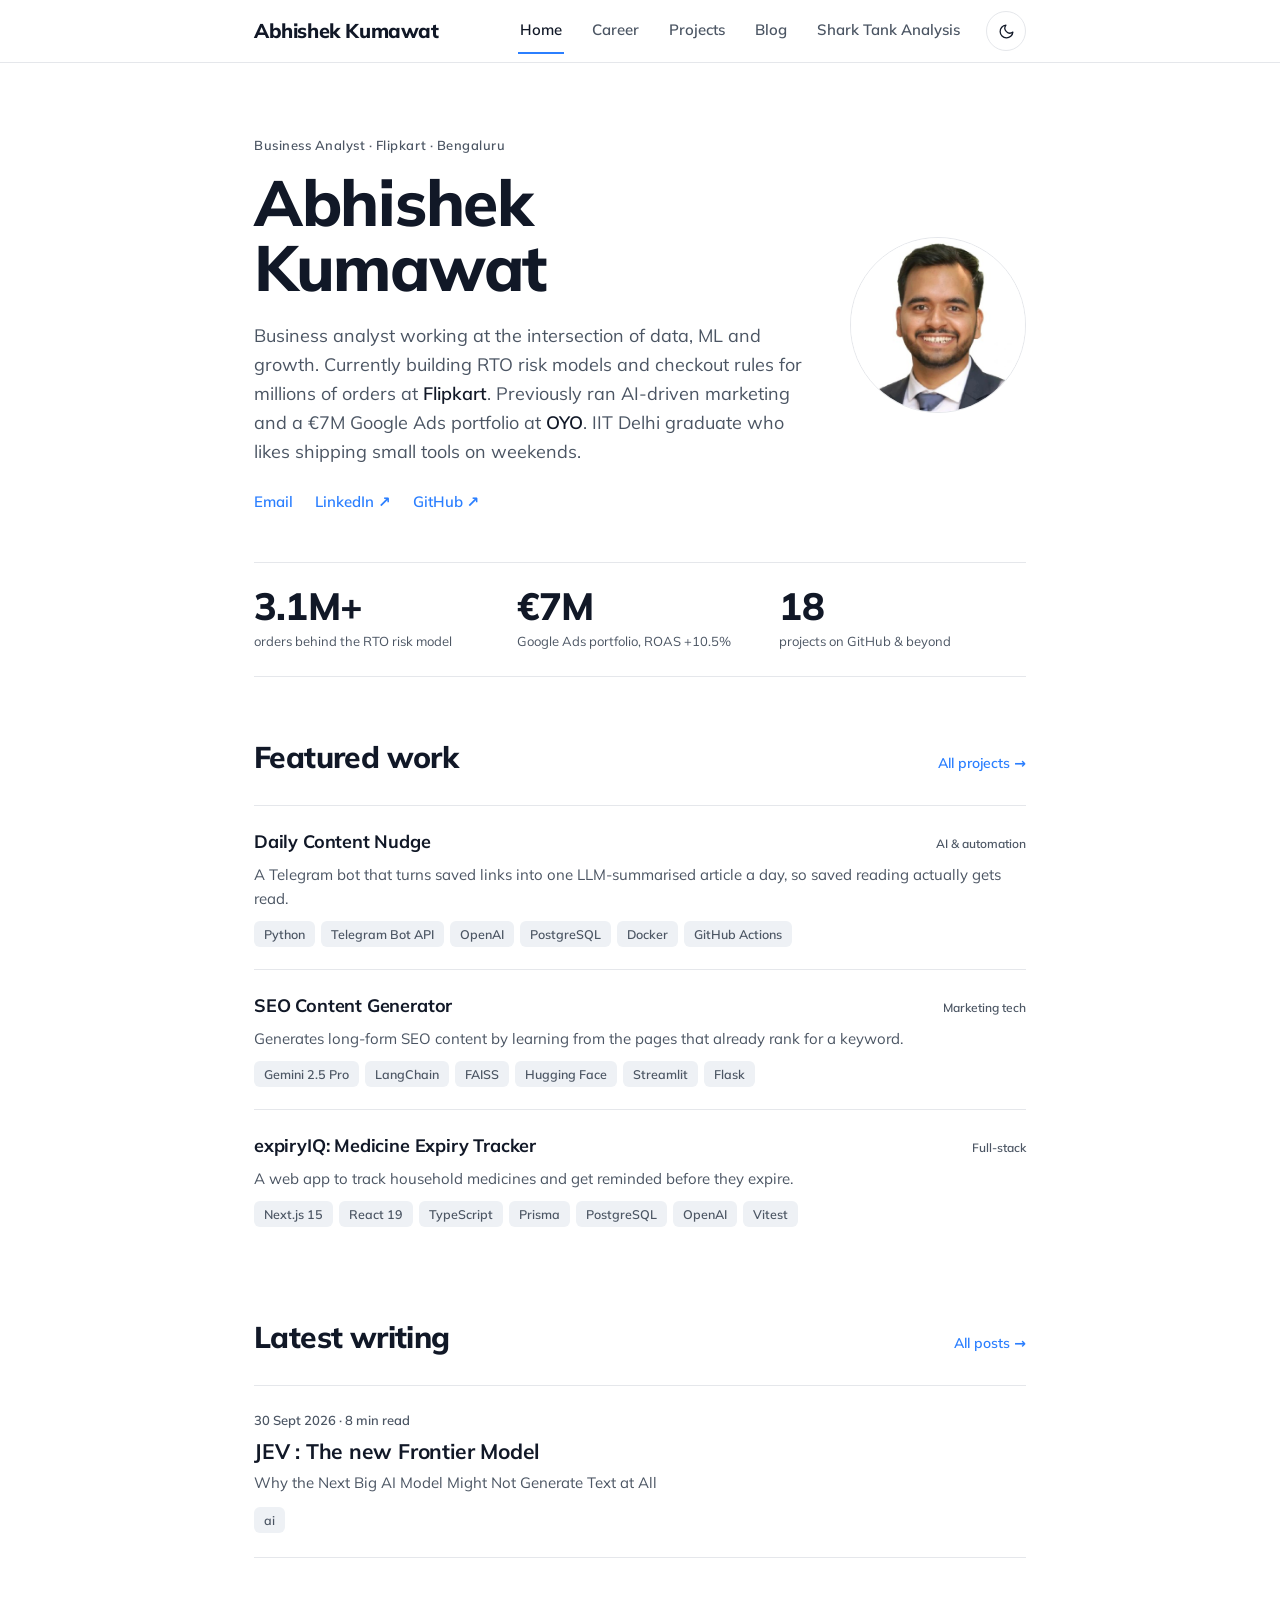
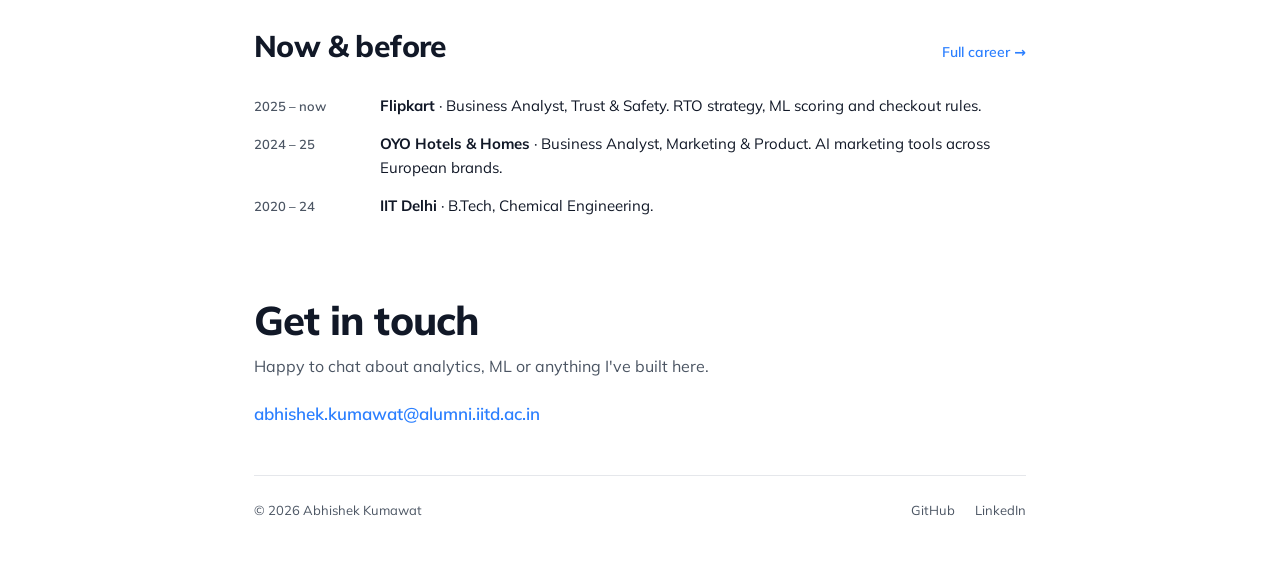
<file: index.html>
<!doctype html>
<html lang="en">
<head>
<meta charset="utf-8">
<meta name="viewport" content="width=device-width, initial-scale=1">
<title>Abhishek Kumawat | Business Analyst</title>
<meta name="description" content="Abhishek Kumawat, Business Analyst at Flipkart. Analytics, applied ML and AI tools for growth. IIT Delhi.">
<meta property="og:title" content="Abhishek Kumawat | Business Analyst">
<meta property="og:description" content="Analytics, applied ML and AI tools for growth. Flipkart, OYO, IIT Delhi.">
<meta property="og:image" content="https://abhishek-kumawat-1.github.io/assets/photo.jpg">
<meta property="og:url" content="https://abhishek-kumawat-1.github.io/">
<link rel="icon" href="favicon.ico">
<link rel="preconnect" href="https://fonts.googleapis.com">
<link rel="preconnect" href="https://fonts.gstatic.com" crossorigin>
<link href="https://fonts.googleapis.com/css2?family=Mulish:ital,wght@0,400;0,500;0,600;0,700;0,800;1,400&display=swap" rel="stylesheet">
<script>
  (function () {
    var dark = false;
    try { dark = window.matchMedia('(prefers-color-scheme: dark)').matches; } catch (e) {}
    try {
      var saved = localStorage.getItem('ak-theme');
      if (saved === 'dark' || saved === 'light') dark = saved === 'dark';
    } catch (e) {}
    if (dark) document.documentElement.classList.add('dark');
  })();
</script>
<style>
:root{--bg:#FFFFFF;--surface:#F7F8FA;--ink:#111827;--muted:#4B5563;--line:#E5E7EB;--accent:#2b7fff;--chip:#EEF1F5}
html.dark{--bg:#0a0a0a;--surface:#141414;--ink:#EDEDED;--muted:#A3A3A3;--line:#262626;--accent:#2b7fff;--chip:#1C1C1C}
*{box-sizing:border-box}
html{scroll-behavior:smooth}
body{margin:0;font-family:'Mulish',system-ui,-apple-system,'Segoe UI',sans-serif;font-size:16px;line-height:1.6;background:var(--bg);color:var(--ink);transition:background .25s ease,color .25s ease;-webkit-font-smoothing:antialiased}
a{color:var(--accent);text-decoration:none}
a:hover{text-decoration:underline;text-underline-offset:3px}
ul{margin:0;padding-left:18px}
li{margin:0 0 6px 0}
li::marker{color:var(--muted)}
h1,h2,h3{font-weight:800;letter-spacing:-0.02em}
button{font:inherit}
button:focus-visible,a:focus-visible{outline:2px solid var(--accent);outline-offset:2px}
.wrap{max-width:820px;margin:0 auto;padding:0 24px}
.muted{color:var(--muted)}
.label{font-size:13px;font-weight:600;color:var(--muted);letter-spacing:.04em}
.num{font-weight:600;font-variant-numeric:tabular-nums}

/* top bar */
.topbar{position:sticky;top:0;z-index:5;background:var(--bg);border-bottom:1px solid var(--line)}
.topbar .wrap{display:flex;justify-content:space-between;align-items:center;gap:24px;padding-top:8px;padding-bottom:8px}
.brand{font-size:20px;font-weight:800;letter-spacing:-0.02em;color:var(--ink)}
.brand:hover{text-decoration:none}
.nav{display:flex;align-items:center;gap:24px}
.tabs{display:flex;gap:26px}
.tab{background:transparent;border:0;border-bottom:2px solid transparent;color:var(--muted);font-size:15px;font-weight:600;padding:10px 2px;min-height:44px;cursor:pointer}
.tab:hover{color:var(--ink)}
.tab.on{color:var(--ink);border-bottom-color:var(--accent)}
.toggle{width:40px;height:40px;flex-shrink:0;display:flex;align-items:center;justify-content:center;background:transparent;color:var(--ink);border:1px solid var(--line);border-radius:999px;cursor:pointer;padding:0}
.toggle:hover{border-color:var(--ink)}
.toggle .sun{display:none}
html.dark .toggle .sun{display:block}
html.dark .toggle .moon{display:none}

/* panels */
.panel[hidden]{display:none}

/* home */
.hero{display:flex;align-items:center;gap:48px;padding:72px 0 48px}
.hero-text{flex:1}
.hero h1{margin:0;font-size:64px;line-height:1.02}
.hero p{margin:22px 0 0;font-size:18px;color:var(--muted)}
.hero p strong{color:var(--ink);font-weight:600}
.links{display:flex;gap:22px;margin-top:24px;font-size:15px;flex-wrap:wrap;font-weight:600}
.avatar{width:176px;height:176px;border-radius:999px;object-fit:cover;flex-shrink:0;border:1px solid var(--line)}
.stats{display:grid;grid-template-columns:repeat(3,minmax(0,1fr));gap:16px;padding:24px 0;border-top:1px solid var(--line);border-bottom:1px solid var(--line)}
.stat-n{font-size:38px;line-height:1;font-weight:800;letter-spacing:-0.02em}
.stat-l{font-size:13px;color:var(--muted);margin-top:6px}
.sec{padding:56px 0 8px}
.sec-head{display:flex;justify-content:space-between;align-items:baseline;gap:16px;margin-bottom:20px}
.sec-head h2{margin:0;font-size:30px}
.linkbtn{background:transparent;border:0;padding:0;color:var(--accent);cursor:pointer;min-height:44px;font-size:14px;font-weight:600}
.linkbtn:hover{text-decoration:underline;text-underline-offset:3px}
.feat{padding:22px 0;border-top:1px solid var(--line)}
.feat-top{display:flex;justify-content:space-between;align-items:baseline;gap:16px;flex-wrap:wrap}
.feat h3{margin:0;font-size:18px;font-weight:700;letter-spacing:-0.01em}
.feat h3 a{color:var(--ink)}
.feat p{margin:6px 0 10px;font-size:15px;color:var(--muted)}
.cat{font-size:12px;font-weight:600;color:var(--muted)}
.tags{display:flex;flex-wrap:wrap;gap:6px}
.tag{display:inline-block;font-size:12.5px;font-weight:600;color:var(--muted);background:var(--chip);padding:3px 10px;border-radius:6px}
.now{display:flex;flex-direction:column;gap:14px;font-size:15px}
.now div{display:flex;gap:16px}
.now .num{width:110px;flex-shrink:0;font-size:13px;color:var(--muted);padding-top:2px}
.now strong{font-weight:700}

/* page heads */
.page-head{padding:64px 0 8px}
.page-head h1{margin:0 0 12px;font-size:48px;line-height:1.05}
.page-head p{margin:0 0 40px;color:var(--muted);font-size:17px;max-width:620px}

/* timeline */
.tl-row{display:grid;grid-template-columns:160px 28px minmax(0,1fr);column-gap:20px}
.tl-date{font-size:13px;color:var(--muted);padding-top:15px}
.tl-rail{position:relative;display:flex;justify-content:center}
.tl-line{position:absolute;top:0;bottom:0;width:1px;background:var(--line)}
.tl-row:first-child .tl-line{top:24px}
.tl-row:last-child .tl-line{bottom:auto;height:24px}
.tl-dot{position:relative;width:11px;height:11px;margin-top:19px;border-radius:999px;background:var(--bg);border:1.5px solid var(--ink);box-shadow:0 0 0 4px var(--bg)}
.tl-dot.now{background:var(--accent);border-color:var(--accent)}
.tl-body{padding-bottom:56px}
.tl-row:last-child .tl-body{padding-bottom:16px}
.org{display:flex;align-items:center;gap:14px}
.org img{width:48px;height:48px;flex-shrink:0;border-radius:10px;object-fit:cover;background:#fff;border:1px solid var(--line)}
.org h2{margin:0;font-size:26px;line-height:1.2}
.role{font-size:15px;color:var(--muted);margin:10px 0 16px}
.tl-body ul{font-size:15px}
.tl-body .tags{margin-top:16px}
.toolkit{padding:48px 0 8px;border-top:1px solid var(--line);margin-top:32px}
.toolkit h2{margin:0 0 24px;font-size:30px}
.kit{display:grid;grid-template-columns:160px minmax(0,1fr);gap:12px;margin-bottom:18px}
.kit > div:first-child{font-size:14px;color:var(--muted)}

/* projects */
.filters{display:flex;flex-wrap:wrap;gap:8px;margin-bottom:28px}
.chip{background:transparent;border:1px solid var(--line);color:var(--muted);font-size:13px;font-weight:600;padding:0 14px;min-height:36px;border-radius:999px;cursor:pointer}
.chip:hover{color:var(--ink);border-color:var(--muted)}
.chip.on{background:var(--ink);color:var(--bg);border-color:var(--ink)}
.chip span{opacity:.6}
.cards{display:flex;flex-direction:column;gap:16px}
.card{border:1px solid var(--line);background:var(--surface);border-radius:12px;padding:24px}
.card-top{display:flex;justify-content:space-between;align-items:baseline;gap:16px;flex-wrap:wrap}
.card h2{margin:0;font-size:19px;font-weight:700;line-height:1.35;letter-spacing:-0.01em}
.card > p{margin:8px 0 12px;font-size:15px;color:var(--muted)}
.card ul{font-size:14.5px}
.impact{margin-top:12px;font-size:14px}
.impact b{font-weight:700}
.impact span{color:var(--muted)}
.card-foot{display:flex;justify-content:space-between;align-items:center;gap:16px;flex-wrap:wrap;margin-top:16px}
.repos{display:flex;gap:16px;font-size:14px;font-weight:600}
.also{margin-top:32px;font-size:14px;color:var(--muted)}

/* contact & footer */
.contact{padding:72px 0 48px}
.contact h2{margin:0;font-size:40px;line-height:1.1}
.contact p{margin:12px 0 20px;font-size:16px;color:var(--muted);max-width:520px}
.contact a{font-size:17px;font-weight:600}
footer{display:flex;justify-content:space-between;gap:16px;flex-wrap:wrap;padding:24px 0 40px;border-top:1px solid var(--line);font-size:13px;color:var(--muted)}
footer div{display:flex;gap:20px}
footer a{color:var(--muted)}

/* blog */
.posts{display:flex;flex-direction:column}
.post-item{padding:24px 0;border-top:1px solid var(--line)}
.post-item:last-child{border-bottom:1px solid var(--line)}
.post-meta{font-size:13px;color:var(--muted);font-weight:600;font-variant-numeric:tabular-nums}
.post-item h2,.post-item h3{margin:6px 0 6px;font-size:21px;font-weight:700;letter-spacing:-0.01em;line-height:1.35}
.post-item h2 a,.post-item h3 a{color:var(--ink)}
.post-item p{margin:0 0 12px;color:var(--muted);font-size:15px}
.empty{padding:32px 0;color:var(--muted);font-size:15px}
.back{display:inline-flex;align-items:center;gap:6px;font-size:14px;font-weight:600;min-height:44px}
.article-head{padding:40px 0 8px}
.article-head h1{margin:8px 0 12px;font-size:44px;line-height:1.1}
.prose{font-size:17px;line-height:1.75;padding-bottom:24px}
.prose h2{font-size:28px;margin:40px 0 12px;line-height:1.25}
.prose h3{font-size:22px;margin:32px 0 10px;line-height:1.3}
.prose h4,.prose h5,.prose h6{font-size:18px;margin:24px 0 8px}
.prose p{margin:0 0 18px}
.prose ul,.prose ol{margin:0 0 18px;padding-left:22px}
.prose li{margin:0 0 8px}
.prose img{max-width:100%;height:auto;border-radius:10px;border:1px solid var(--line);display:block;margin:8px auto}
.prose blockquote{margin:0 0 18px;padding:4px 0 4px 18px;border-left:3px solid var(--line);color:var(--muted)}
.prose blockquote p:last-child{margin-bottom:0}
.prose code{font-family:ui-monospace,SFMono-Regular,Menlo,Consolas,monospace;font-size:.88em;background:var(--chip);padding:2px 6px;border-radius:5px}
.prose pre{background:var(--surface);border:1px solid var(--line);border-radius:10px;padding:16px;overflow-x:auto;margin:0 0 18px;line-height:1.55}
.prose pre code{background:none;padding:0;font-size:14px}
.prose hr{border:0;border-top:1px solid var(--line);margin:32px 0}
.prose .table-wrap{overflow-x:auto;margin:0 0 18px}
.prose table{border-collapse:collapse;width:100%;font-size:15px}
.prose th,.prose td{border-bottom:1px solid var(--line);padding:8px 10px;text-align:left}
.prose th{font-weight:700}

@media (max-width:680px){
  .brand{display:none}
  .topbar .wrap{justify-content:center;gap:12px}
  .nav{gap:14px}
  .tabs{gap:14px}
  .tab{font-size:14px}
  .hero{flex-direction:column-reverse;align-items:stretch;padding-top:40px;gap:28px}
  .hero h1{font-size:46px}
  .avatar{width:136px;height:136px;align-self:center}
  .article-head h1{font-size:34px}
  .prose{font-size:16px}
  .stats{grid-template-columns:minmax(0,1fr)}
  .page-head h1{font-size:38px}
  .tl-row{grid-template-columns:18px minmax(0,1fr)}
  .tl-date{grid-column:2;grid-row:1;padding-top:0;padding-bottom:6px}
  .tl-rail{grid-column:1;grid-row:1 / span 2}
  .tl-body{grid-column:2}
  .tl-dot{margin-top:4px}
  .tl-row:first-child .tl-line{top:10px}
  .tl-row:last-child .tl-line{height:10px}
  .kit{grid-template-columns:minmax(0,1fr);gap:8px}
}  a.tab-link{display:inline-flex;align-items:center;text-decoration:none}
  a.tab-link .short{display:none}
  @media (max-width:640px){
    a.tab-link .long{display:none}
    a.tab-link .short{display:inline}
    .tabs{overflow-x:auto;scrollbar-width:none}
  }
</style>
</head>
<body>

<header class="topbar">
  <div class="wrap">
    <a class="brand" href="#home">Abhishek Kumawat</a>
    <div class="nav">
      <nav class="tabs" aria-label="Sections">
        <button type="button" class="tab" data-tab="home">Home</button>
        <button type="button" class="tab" data-tab="career">Career</button>
        <button type="button" class="tab" data-tab="projects">Projects</button>
        <button type="button" class="tab" data-tab="blog">Blog</button>
        <a class="tab tab-link" href="shark-tank/"><span class="long">Shark Tank Analysis</span><span class="short">Shark Tank</span></a>
      </nav>
      <button type="button" class="toggle" id="theme-toggle" aria-label="Toggle dark mode" title="Toggle dark mode">
        <svg class="sun" width="17" height="17" viewBox="0 0 24 24" fill="none" stroke="currentColor" stroke-width="1.8" stroke-linecap="round" stroke-linejoin="round" aria-hidden="true"><circle cx="12" cy="12" r="4"/><path d="M12 2v2M12 20v2M4.9 4.9l1.4 1.4M17.7 17.7l1.4 1.4M2 12h2M20 12h2M4.9 19.1l1.4-1.4M17.7 6.3l1.4-1.4"/></svg>
        <svg class="moon" width="17" height="17" viewBox="0 0 24 24" fill="none" stroke="currentColor" stroke-width="1.8" stroke-linecap="round" stroke-linejoin="round" aria-hidden="true"><path d="M21 12.8A9 9 0 1 1 11.2 3a7 7 0 0 0 9.8 9.8z"/></svg>
      </button>
    </div>
  </div>
</header>

<main class="wrap">

<!-- ============ HOME ============ -->
<section class="panel" id="panel-home">
  <div class="hero">
    <div class="hero-text">
      <div class="label">Business Analyst · Flipkart · Bengaluru</div>
      <h1 style="margin-top:14px">Abhishek Kumawat</h1>
      <p>Business analyst working at the intersection of data, ML and growth. Currently building RTO risk models and checkout rules for millions of orders at <strong>Flipkart</strong>. Previously ran AI-driven marketing and a €7M Google Ads portfolio at <strong>OYO</strong>. IIT Delhi graduate who likes shipping small tools on weekends.</p>
      <div class="links">
        <a href="mailto:abhishek.kumawat@alumni.iitd.ac.in">Email</a>
        <a href="https://www.linkedin.com/in/abhishek-kumawat-iitd/" target="_blank" rel="noopener">LinkedIn ↗</a>
        <a href="https://github.com/abhishek-kumawat-1" target="_blank" rel="noopener">GitHub ↗</a>
      </div>
    </div>
    <img class="avatar" src="assets/photo.jpg" alt="Portrait of Abhishek Kumawat" width="176" height="176">
  </div>

  <div class="stats">
    <div><div class="stat-n">3.1M+</div><div class="stat-l">orders behind the RTO risk model</div></div>
    <div><div class="stat-n">€7M</div><div class="stat-l">Google Ads portfolio, ROAS +10.5%</div></div>
    <div><div class="stat-n" id="project-count">18</div><div class="stat-l">projects on GitHub &amp; beyond</div></div>
  </div>

  <div class="sec">
    <div class="sec-head">
      <h2>Featured work</h2>
      <button type="button" class="linkbtn" data-go="projects">All projects →</button>
    </div>
    <div id="featured"></div>
  </div>

  <div class="sec" id="latest-writing" hidden>
    <div class="sec-head">
      <h2>Latest writing</h2>
      <button type="button" class="linkbtn" data-go="blog">All posts →</button>
    </div>
    <div class="posts" id="latest-posts"></div>
  </div>

  <div class="sec">
    <div class="sec-head">
      <h2>Now &amp; before</h2>
      <button type="button" class="linkbtn" data-go="career">Full career →</button>
    </div>
    <div class="now">
      <div><span class="num">2025 – now</span><span><strong>Flipkart</strong> · Business Analyst, Trust &amp; Safety. RTO strategy, ML scoring and checkout rules.</span></div>
      <div><span class="num">2024 – 25</span><span><strong>OYO Hotels &amp; Homes</strong> · Business Analyst, Marketing &amp; Product. AI marketing tools across European brands.</span></div>
      <div><span class="num">2020 – 24</span><span><strong>IIT Delhi</strong> · B.Tech, Chemical Engineering.</span></div>
    </div>
  </div>
</section>

<!-- ============ CAREER ============ -->
<section class="panel" id="panel-career" hidden>
  <div class="page-head">
    <div class="label">Career</div>
    <h1 style="margin-top:10px">Where I've worked</h1>
    <p>Analytics, experimentation and applied ML, most recent first.</p>
  </div>

  <div class="timeline">
    <div class="tl-row">
      <div class="tl-date num">Nov 2025 – Present</div>
      <div class="tl-rail"><div class="tl-line"></div><div class="tl-dot now"></div></div>
      <div class="tl-body">
        <div class="org"><img src="assets/logos/flipkart.png" alt="Flipkart logo" width="48" height="48"><h2>Flipkart</h2></div>
        <div class="role">Business Analyst · Trust &amp; Safety (RTO Analytics) · Bengaluru</div>
        <ul>
          <li>Designed and own the end-to-end RTO reduction strategy for the COD pipeline: rule engineering, ML scoring and policy actioning across millions of monthly checkouts.</li>
          <li>Trained an XGBoost model on 3.1M+ orders with 37 engineered features (GridSearchCV, threshold calibration, AUC / F1).</li>
          <li>Engineered 40+ features: customer trust signals, address risk, delivery SLA, device cohorts, product quality.</li>
          <li>Optimised 9 checkout actioning rules, balancing recall, precision and false-positive rate.</li>
          <li>Built Greedy, Monte Carlo (3,000+ iterations) and Waterfall optimisers in Gradio, cutting threshold experiments from days to minutes.</li>
          <li>100+ BigQuery &amp; Hive analyses, weekly/annual fact tables, pan-India H3 heatmaps, A/B tests and IVRS optimisation.</li>
        </ul>
        <div class="tags"><span class="tag">XGBoost</span><span class="tag">BigQuery</span><span class="tag">Hive</span><span class="tag">Gradio</span><span class="tag">A/B testing</span><span class="tag">Risk</span></div>
      </div>
    </div>

    <div class="tl-row">
      <div class="tl-date num">Jun 2024 – Nov 2025</div>
      <div class="tl-rail"><div class="tl-line"></div><div class="tl-dot"></div></div>
      <div class="tl-body">
        <div class="org"><img src="assets/logos/oyo.png" alt="OYO logo" width="48" height="48"><h2>OYO Hotels &amp; Homes</h2></div>
        <div class="role">Business Analyst · Marketing &amp; Product · Gurugram</div>
        <ul>
          <li>Optimised a €7M Google Ads portfolio: ROAS +10.5%, CPI −20%, Top-5 Play Store ranks for Belvilla and DanCenter with 22% MoM organic install growth.</li>
          <li>Built AI ad-copy tooling (OpenAI, Google Ads API, Streamlit) that lifted campaign CTR 25% MoM.</li>
          <li>Designed an LLM-driven SEO platform, improving Google SERP and AI Overview rankings by 30%.</li>
          <li>Grew Checkmyguest's online share in Paris from 0% to 20% in two months; Net GBV +5% MoM.</li>
          <li>ETL on 10M+ marketing records; 10+ Looker Studio dashboards tracking 50+ KPIs across 10+ European markets.</li>
          <li>Server-side tracking with GA4 Measurement Protocol, Conversion API and AWS cron workflows.</li>
        </ul>
        <div class="tags"><span class="tag">Google Ads</span><span class="tag">LLMs</span><span class="tag">SEO</span><span class="tag">BigQuery</span><span class="tag">Looker Studio</span><span class="tag">GA4</span></div>
      </div>
    </div>

    <div class="tl-row">
      <div class="tl-date num">May – Jul 2023</div>
      <div class="tl-rail"><div class="tl-line"></div><div class="tl-dot"></div></div>
      <div class="tl-body">
        <div class="org"><img src="assets/logos/reliance.png" alt="Reliance Industries logo" width="48" height="48"><h2>Reliance Industries</h2></div>
        <div class="role">Technical Management Intern · Hazira</div>
        <ul>
          <li>SVR model to predict moisture levels: lab costs down 50%, prediction accuracy up 35%.</li>
          <li>Sensitivity analysis on filtration and vacuum-pump process parameters.</li>
        </ul>
        <div class="tags"><span class="tag">SVR</span><span class="tag">Process analytics</span></div>
      </div>
    </div>

    <div class="tl-row">
      <div class="tl-date num">2020 – 2024</div>
      <div class="tl-rail"><div class="tl-line"></div><div class="tl-dot"></div></div>
      <div class="tl-body">
        <div class="org"><img src="assets/logos/iitd.png" alt="IIT Delhi logo" width="48" height="48"><h2>IIT Delhi</h2></div>
        <div class="role" style="margin-bottom:0">B.Tech, Chemical Engineering</div>
      </div>
    </div>
  </div>

  <div class="toolkit">
    <h2>Toolkit</h2>
    <div class="kit"><div>Data &amp; analytics</div><div class="tags"><span class="tag">SQL</span><span class="tag">BigQuery</span><span class="tag">Hive</span><span class="tag">Looker Studio</span><span class="tag">Power BI</span><span class="tag">Pandas</span><span class="tag">NumPy</span><span class="tag">Google Analytics</span></div></div>
    <div class="kit"><div>ML &amp; AI</div><div class="tags"><span class="tag">XGBoost</span><span class="tag">Scikit-learn</span><span class="tag">TensorFlow</span><span class="tag">Keras</span><span class="tag">LangChain</span><span class="tag">Hugging Face</span><span class="tag">Vertex AI</span><span class="tag">OpenCV</span></div></div>
    <div class="kit"><div>Languages &amp; tools</div><div class="tags"><span class="tag">Python</span><span class="tag">C / C++</span><span class="tag">Java</span><span class="tag">Streamlit</span><span class="tag">Gradio</span><span class="tag">Docker</span><span class="tag">AWS</span><span class="tag">Git</span></div></div>
  </div>
</section>

<!-- ============ PROJECTS ============ -->
<section class="panel" id="panel-projects" hidden>
  <div class="page-head">
    <div class="label">Projects</div>
    <h1 style="margin-top:10px">Things I've built</h1>
    <p style="margin-bottom:28px">Tools shipped at work, side projects and learning repos. Each one links to its source on GitHub.</p>
  </div>
  <div class="filters" id="filters" role="group" aria-label="Filter projects"></div>
  <div class="cards" id="cards"></div>
  <div class="also">Also on GitHub: <a href="https://github.com/abhishek-kumawat-1/learn-git">learn-git</a> · <a href="https://github.com/abhishek-kumawat-1/auro">auro</a> · <a href="https://github.com/abhishek-kumawat-1/swifgen">swifgen</a></div>
</section>

<!-- ============ BLOG ============ -->
<section class="panel" id="panel-blog" hidden>
  <div id="blog-list-view">
    <div class="page-head">
      <div class="label">Blog</div>
      <h1 style="margin-top:10px">Writing</h1>
      <p>Notes on analytics, ML, and the things I build.</p>
    </div>
    <div class="posts" id="blog-posts"><div class="empty">Loading posts…</div></div>
  </div>
  <article id="blog-post-view" hidden>
    <a class="back" href="#blog">← All posts</a>
    <header class="article-head">
      <div class="post-meta" id="post-meta"></div>
      <h1 id="post-title"></h1>
      <div class="tags" id="post-tags"></div>
    </header>
    <div class="prose" id="post-body"></div>
    <a class="back" href="#blog">← All posts</a>
  </article>
</section>

<section class="contact">
  <h2>Get in touch</h2>
  <p>Happy to chat about analytics, ML or anything I've built here.</p>
  <a href="mailto:abhishek.kumawat@alumni.iitd.ac.in">abhishek.kumawat@alumni.iitd.ac.in</a>
</section>

<footer>
  <span>© <span id="year">2026</span> Abhishek Kumawat</span>
  <div>
    <a href="https://github.com/abhishek-kumawat-1" target="_blank" rel="noopener">GitHub</a>
    <a href="https://www.linkedin.com/in/abhishek-kumawat-iitd/" target="_blank" rel="noopener">LinkedIn</a>
  </div>
</footer>

</main>

<script src="assets/md.js"></script>
<script>
/* ---------- Project data (edit here) ---------- */
var GH = 'https://github.com/abhishek-kumawat-1/';
function repo(name, label) { return { url: GH + name, label: label || 'GitHub' }; }
var PROJECTS = [
  { title: 'Daily Content Nudge', cat: 'AI & automation', featured: true,
    summary: 'A Telegram bot that turns saved links into one LLM-summarised article a day, so saved reading actually gets read.',
    points: ['Send any article link to the bot; it is stored once, with duplicate protection.', 'A daily job picks the next unread link, extracts the text (trafilatura) and summarises it with GPT-4o-mini.', 'v2 runs 24×7 on an Ubuntu VPS with PostgreSQL and Docker Compose; v1 runs on SQLite with a GitHub Actions cron at 9 PM IST.'],
    stack: ['Python', 'Telegram Bot API', 'OpenAI', 'PostgreSQL', 'Docker', 'GitHub Actions'],
    repos: [repo('daily-content-nudge-vps-telegram', 'VPS version'), repo('daily-content-nudge', 'v1')] },
  { title: 'SEO Content Generator', cat: 'Marketing tech', featured: true,
    summary: 'Generates long-form SEO content by learning from the pages that already rank for a keyword.',
    points: ['Pulls top results via Google Custom Search and scrapes their content with BeautifulSoup.', 'Chunks with LangChain and retrieves context from a FAISS index built on sentence-transformer embeddings.', 'Gemini 2.5 Pro writes brand- and market-specific copy (e.g. Danish holiday homes), exported to .docx; also served as a Flask API.'],
    impact: 'Part of the SEO work at OYO that improved Google SERP and AI Overview rankings by 30%.',
    stack: ['Gemini 2.5 Pro', 'LangChain', 'FAISS', 'Hugging Face', 'Streamlit', 'Flask'],
    repos: [repo('seo_content_generator', 'App'), repo('flask-deployment', 'API')] },
  { title: 'expiryIQ: Medicine Expiry Tracker', cat: 'Full-stack', featured: true,
    summary: 'A web app to track household medicines and get reminded before they expire.',
    points: ['User accounts with a personal medicine inventory: name, batch, quantity and expiry date.', 'Entries can be added manually or from a photo, with an AI-read expiry and confidence score.', 'Scheduled job emails each user about medicines expiring in the next 30 days.'],
    stack: ['Next.js 15', 'React 19', 'TypeScript', 'Prisma', 'PostgreSQL', 'OpenAI', 'Vitest'],
    repos: [repo('expiryIQ')] },
  { title: 'Google Ads Keyword & Ad Generator', cat: 'Marketing tech',
    summary: 'Keyword research and ad-copy generation in one Streamlit tool.',
    points: ['Fetches keyword ideas, volumes and competition from the Google Ads Keyword Planner API for any market and language.', 'Scrapes competitor SERPs via SerpAPI for context.', 'Azure OpenAI drafts headlines and descriptions in the target language, following Google Ads guidelines.'],
    impact: 'Automated ad-copy creation at OYO, improving campaign CTR by 25% MoM.',
    stack: ['Python', 'Google Ads API', 'SerpAPI', 'Azure OpenAI', 'Streamlit'],
    repos: [repo('ad_copies_generator')] },
  { title: 'Marketing Creative Generator', cat: 'Marketing tech',
    summary: 'Generates ready-to-use ad creatives from a text prompt.',
    points: ['Creates the base image with Google Imagen 3, with an optional reference image and custom dimensions.', 'Layers the brand logo, a coupon code and USPs on top with Pillow.'],
    stack: ['Python', 'Imagen 3', 'Pillow', 'Streamlit'],
    repos: [repo('marketing_creative_generator')] },
  { title: 'Average Monthly Searches Dashboard', cat: 'Marketing tech',
    summary: 'Tracks search demand for holiday-home keywords across European markets.',
    points: ['Pulls monthly search volumes from the Google Ads API for the Netherlands, Belgium, Germany and Denmark in each local language.', 'Interactive Altair trend charts in Streamlit.'],
    stack: ['Python', 'Google Ads API', 'Altair', 'Streamlit'],
    repos: [repo('avg_monthly_searches')] },
  { title: 'SEO Title & Meta Description Builder', cat: 'Marketing tech',
    summary: 'Bulk-generates Danish SEO titles and meta descriptions by region and property count.',
    points: ['Upload an Excel sheet of regions and counts; set discount and amount.', 'Download a completed sheet of titles and meta descriptions.'],
    stack: ['Python', 'Pandas', 'openpyxl', 'Streamlit'],
    repos: [repo('seo_title_metadesc')] },
  { title: 'Logo Overlay Tool', cat: 'Marketing tech',
    summary: 'Batch-stamps a brand logo onto images at a chosen corner with padding.',
    points: ['Upload a logo and many images, pick a position, and download the branded set.'],
    stack: ['Python', 'Pillow', 'Streamlit'],
    repos: [repo('logo_overlay')] },
  { title: 'Natural Language → SQL', cat: 'AI & automation',
    summary: 'Ask a database questions in plain English and get the results back.',
    points: ['Gemini Pro converts the question into SQL.', 'Runs the query on SQLite and returns the results in real time; includes schema creation and seeding scripts.'],
    stack: ['Python', 'Gemini Pro', 'SQLite', 'Streamlit'],
    repos: [repo('Text-to-SQL-App')] },
  { title: 'Agentic AI: Tool Calling', cat: 'AI & automation',
    summary: 'Notebook exploring how LLM agents call tools with LangChain.',
    points: ['Compares the Tool constructor with the @tool decorator and their argument schemas.', 'Builds number-parsing tools and tracks token cost per call with GPT-4.1-mini.'],
    stack: ['LangChain', 'OpenAI', 'Jupyter'],
    repos: [repo('agentic_ai')] },
  { title: 'AI Inventory & Image Recognition App', cat: 'AI & automation',
    summary: 'A Gen-AI app for smarter e-commerce inventory management.',
    points: ['Vertex AI Agent Builder and Search for AI reasoning over inventory.', 'Faster, more accurate product-image classification.'],
    stack: ['Flutter', 'Vertex AI'], noRepo: true, repos: [] },
  { title: 'Bank Loan Approval with ANN', cat: 'Data & learning',
    summary: 'A deep-learning model that predicts loan approval.',
    points: ['94.2% accuracy on 50K+ applicants.', 'Analysis by correlation, confusion matrix and KPIs reduced approval errors by 20%.'],
    stack: ['TensorFlow', 'Keras', 'Python'], noRepo: true, repos: [] },
  { title: 'AI Engineering from Scratch', cat: 'Data & learning',
    summary: 'Working through the maths behind ML, implemented from first principles.',
    points: ['Vectors from scratch in Python.', 'Notes on linear independence, rank, and Gram-Schmidt / QR decomposition, and what they mean for ML models.'],
    stack: ['Python', 'Linear algebra'],
    repos: [repo('ai_engineering_from_scratch')] },
  { title: 'Uber Pickups in NYC', cat: 'Data & learning',
    summary: 'An interactive explorer for NYC Uber pickup data.',
    points: ['Histogram of pickups by hour and a map filtered by the chosen hour.'],
    stack: ['Python', 'Pandas', 'Streamlit'],
    repos: [repo('uber_pickups_streamlit')] },
  { title: 'Nearest Hotels Finder', cat: 'Data & learning',
    summary: 'Finds hotels closest to your current location.',
    points: ['IP-based geolocation, geodesic distance ranking and an interactive map.'],
    stack: ['Python', 'geopy', 'Streamlit'],
    repos: [repo('hotels_near_me')] },
  { title: 'Web Scraping with Beautiful Soup', cat: 'Data & learning',
    summary: 'A web-scraping tutorial and practical scripts.',
    points: ['Covers tags, proxies and e-commerce scraping.', 'Includes a script that finds and downloads CAT question-paper PDFs.'],
    stack: ['Python', 'BeautifulSoup', 'Requests', 'Jupyter'],
    repos: [repo('beautiful-soup-tutorial')] },
  { title: 'AuthStream Portal', cat: 'Full-stack',
    summary: 'An authentication portal front end.',
    points: ['Sign-in / sign-up forms and navigation built with shadcn/ui components.'],
    stack: ['React', 'TypeScript', 'Vite', 'Tailwind', 'shadcn/ui'],
    repos: [repo('authstream-portal')] },
  { title: 'Library REST API', cat: 'Full-stack',
    summary: 'A CRUD API for managing a library of books.',
    points: ['Create, list, update and delete books with Express routes and Mongoose models.'],
    stack: ['Node.js', 'Express', 'MongoDB'],
    repos: [repo('Library_API_APP')] }
];

/* ---------- Helpers ---------- */
function esc(s) {
  return String(s).replace(/[&<>"']/g, function (c) {
    return { '&': '&amp;', '<': '&lt;', '>': '&gt;', '"': '&quot;', "'": '&#39;' }[c];
  });
}
function tags(list) { return list.map(function (t) { return '<span class="tag">' + esc(t) + '</span>'; }).join(''); }

/* ---------- Featured (home) ---------- */
document.getElementById('project-count').textContent = PROJECTS.length;
document.getElementById('featured').innerHTML = PROJECTS.filter(function (p) { return p.featured; }).map(function (p) {
  var url = p.repos.length ? p.repos[0].url : GH;
  return '<div class="feat"><div class="feat-top"><h3><a href="' + url + '" target="_blank" rel="noopener">' + esc(p.title) + '</a></h3>' +
    '<span class="cat">' + esc(p.cat) + '</span></div><p>' + esc(p.summary) + '</p><div class="tags">' + tags(p.stack) + '</div></div>';
}).join('');

/* ---------- Projects tab ---------- */
var CATS = ['All', 'AI & automation', 'Marketing tech', 'Full-stack', 'Data & learning'];
var currentCat = 'All';
function renderProjects() {
  document.getElementById('filters').innerHTML = CATS.map(function (c) {
    var n = c === 'All' ? PROJECTS.length : PROJECTS.filter(function (p) { return p.cat === c; }).length;
    var on = c === currentCat;
    return '<button type="button" class="chip' + (on ? ' on' : '') + '" aria-pressed="' + on + '" data-cat="' + esc(c) + '">' + esc(c) + ' <span>' + n + '</span></button>';
  }).join('');
  document.getElementById('cards').innerHTML = PROJECTS.filter(function (p) {
    return currentCat === 'All' || p.cat === currentCat;
  }).map(function (p) {
    var links = p.repos.map(function (r) { return '<a href="' + r.url + '" target="_blank" rel="noopener">' + esc(r.label) + ' ↗</a>'; }).join('');
    if (p.noRepo) links = '<span class="muted" style="font-weight:500">Private / not on GitHub</span>';
    return '<article class="card"><div class="card-top"><h2>' + esc(p.title) + '</h2><span class="cat">' + esc(p.cat) + '</span></div>' +
      '<p>' + esc(p.summary) + '</p><ul>' + p.points.map(function (x) { return '<li>' + esc(x) + '</li>'; }).join('') + '</ul>' +
      (p.impact ? '<div class="impact"><b>Impact:</b> <span>' + esc(p.impact) + '</span></div>' : '') +
      '<div class="card-foot"><div class="tags">' + tags(p.stack) + '</div><div class="repos">' + links + '</div></div></article>';
  }).join('');
}
document.getElementById('filters').addEventListener('click', function (e) {
  var b = e.target.closest('[data-cat]');
  if (!b) return;
  currentCat = b.getAttribute('data-cat');
  renderProjects();
});
renderProjects();

/* ---------- Blog (posts live in /posts, written from /admin) ---------- */
var BASE_TITLE = document.title;
var postsCache = null;
function fmtDate(d) {
  var dt = new Date(d + 'T00:00:00');
  if (isNaN(dt)) return esc(d);
  return dt.toLocaleDateString('en-GB', { day: 'numeric', month: 'short', year: 'numeric' });
}
function loadPosts() {
  if (postsCache) return Promise.resolve(postsCache);
  return fetch('posts/index.json?v=' + Date.now())
    .then(function (r) { return r.ok ? r.json() : []; })
    .catch(function () { return []; })
    .then(function (list) {
      postsCache = (Array.isArray(list) ? list : []).filter(function (p) { return !p.draft; })
        .sort(function (a, b) { return a.date < b.date ? 1 : a.date > b.date ? -1 : 0; });
      return postsCache;
    });
}
function postItem(p, h) {
  return '<div class="post-item"><div class="post-meta">' + fmtDate(p.date) + ' · ' + (p.minutes || 1) + ' min read</div>' +
    '<' + h + '><a href="#blog/' + encodeURIComponent(p.slug) + '">' + esc(p.title) + '</a></' + h + '>' +
    (p.summary ? '<p>' + esc(p.summary) + '</p>' : '') +
    (p.tags && p.tags.length ? '<div class="tags">' + tags(p.tags) + '</div>' : '') + '</div>';
}
function renderBlogList() {
  loadPosts().then(function (list) {
    document.getElementById('blog-posts').innerHTML = list.length
      ? list.map(function (p) { return postItem(p, 'h2'); }).join('')
      : '<div class="empty">No posts yet. Check back soon.</div>';
  });
}
function renderLatest() {
  loadPosts().then(function (list) {
    var box = document.getElementById('latest-writing');
    box.hidden = !list.length;
    document.getElementById('latest-posts').innerHTML = list.slice(0, 3).map(function (p) { return postItem(p, 'h3'); }).join('');
  });
}
function renderPost(slug) {
  var body = document.getElementById('post-body');
  body.innerHTML = '<p class="muted">Loading…</p>';
  loadPosts().then(function (list) {
    var p = list.filter(function (x) { return x.slug === slug; })[0];
    if (!p) {
      document.getElementById('post-title').textContent = 'Post not found';
      document.getElementById('post-meta').textContent = '';
      document.getElementById('post-tags').innerHTML = '';
      body.innerHTML = '<p>This post may have been moved or deleted. <a href="#blog">See all posts</a>.</p>';
      return;
    }
    document.title = p.title + ' | Abhishek Kumawat';
    document.getElementById('post-title').textContent = p.title;
    document.getElementById('post-meta').textContent = fmtDate(p.date) + ' · ' + (p.minutes || 1) + ' min read';
    document.getElementById('post-tags').innerHTML = p.tags && p.tags.length ? tags(p.tags) : '';
    fetch('posts/' + encodeURIComponent(slug) + '.md?v=' + encodeURIComponent(p.updated || p.date))
      .then(function (r) { if (!r.ok) throw new Error(); return r.text(); })
      .then(function (md) { body.innerHTML = MD.render(md); })
      .catch(function () { body.innerHTML = '<p>Could not load this post. Please refresh.</p>'; });
  });
}

/* ---------- Routing: #home, #career, #projects, #blog, #blog/<slug> ---------- */
var TABS = ['home', 'career', 'projects', 'blog'];
function route(scroll) {
  var parts = location.hash.replace(/^#/, '').split('/');
  var id = TABS.indexOf(parts[0]) === -1 ? 'home' : parts[0];
  var slug = id === 'blog' && parts[1] ? decodeURIComponent(parts.slice(1).join('/')) : '';
  TABS.forEach(function (t) { document.getElementById('panel-' + t).hidden = t !== id; });
  document.querySelectorAll('.tab').forEach(function (b) {
    var on = b.getAttribute('data-tab') === id;
    b.classList.toggle('on', on);
    if (on) b.setAttribute('aria-current', 'page'); else b.removeAttribute('aria-current');
  });
  document.title = BASE_TITLE;
  if (id === 'blog') {
    document.getElementById('blog-list-view').hidden = !!slug;
    document.getElementById('blog-post-view').hidden = !slug;
    if (slug) renderPost(slug); else renderBlogList();
  }
  if (scroll) window.scrollTo(0, 0);
}
function go(id) {
  if (location.hash !== '#' + id) location.hash = id; else route(true);
}
document.querySelectorAll('[data-tab]').forEach(function (b) { b.addEventListener('click', function () { go(b.getAttribute('data-tab')); }); });
document.querySelectorAll('[data-go]').forEach(function (b) { b.addEventListener('click', function () { go(b.getAttribute('data-go')); }); });
document.querySelector('.brand').addEventListener('click', function (e) { e.preventDefault(); go('home'); });
window.addEventListener('hashchange', function () { route(true); });
route(false);
renderLatest();

/* ---------- Theme ---------- */
document.getElementById('theme-toggle').addEventListener('click', function () {
  var dark = document.documentElement.classList.toggle('dark');
  try { localStorage.setItem('ak-theme', dark ? 'dark' : 'light'); } catch (e) {}
});

document.getElementById('year').textContent = new Date().getFullYear();
</script>
</body>
</html>
</file>
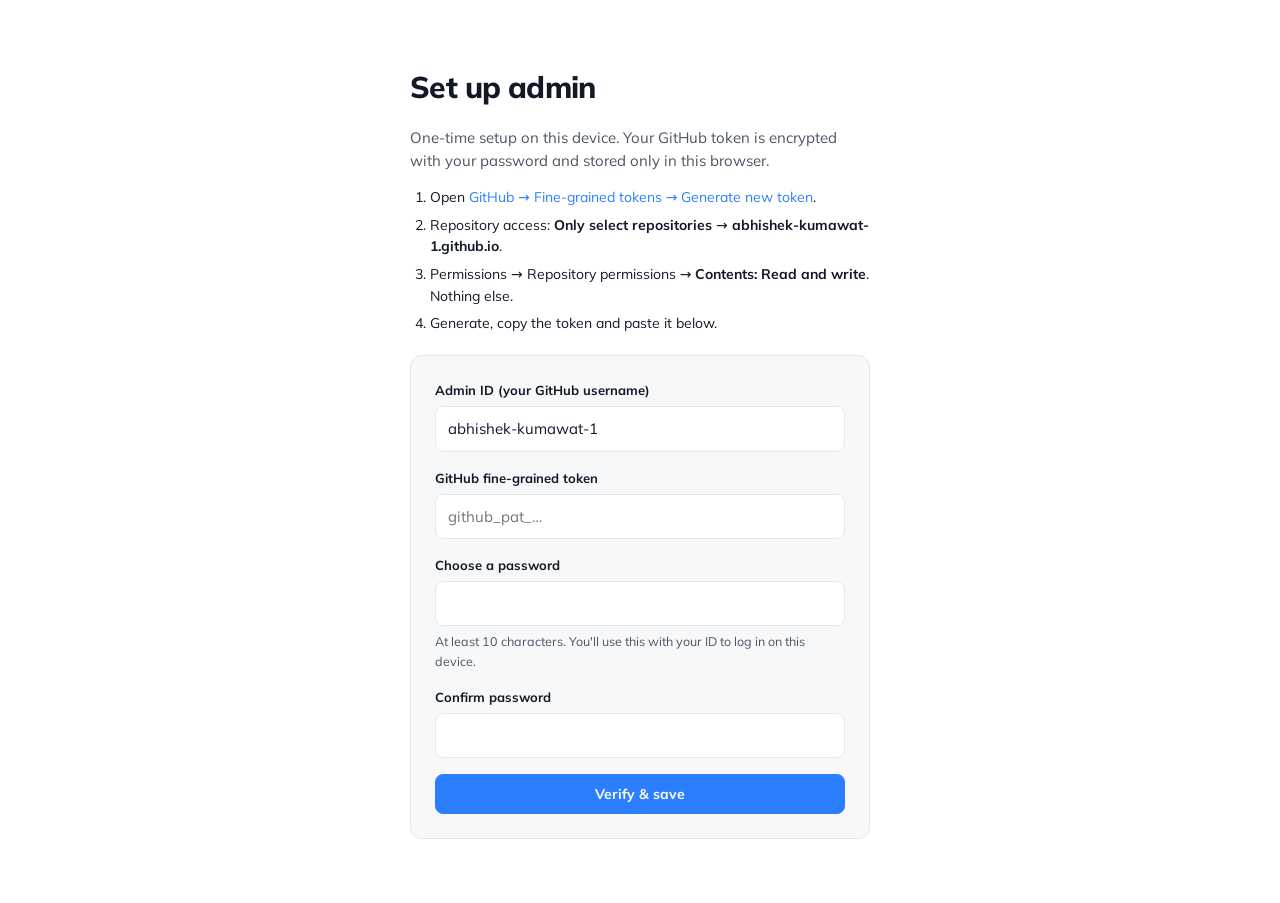
<file: admin/index.html>
<!doctype html>
<html lang="en">
<head>
<meta charset="utf-8">
<meta name="viewport" content="width=device-width, initial-scale=1">
<meta name="robots" content="noindex, nofollow">
<title>Admin | Abhishek Kumawat</title>
<link rel="icon" href="../favicon.ico">
<link rel="preconnect" href="https://fonts.googleapis.com">
<link rel="preconnect" href="https://fonts.gstatic.com" crossorigin>
<link href="https://fonts.googleapis.com/css2?family=Mulish:wght@400;500;600;700;800&display=swap" rel="stylesheet">
<script>
  (function () {
    var dark = false;
    try { dark = window.matchMedia('(prefers-color-scheme: dark)').matches; } catch (e) {}
    try { var s = localStorage.getItem('ak-theme'); if (s === 'dark' || s === 'light') dark = s === 'dark'; } catch (e) {}
    if (dark) document.documentElement.classList.add('dark');
  })();
</script>
<style>
:root{--bg:#FFFFFF;--surface:#F7F8FA;--ink:#111827;--muted:#4B5563;--line:#E5E7EB;--accent:#2b7fff;--chip:#EEF1F5;--danger:#C62828;--ok:#1B7F3B}
html.dark{--bg:#0a0a0a;--surface:#141414;--ink:#EDEDED;--muted:#A3A3A3;--line:#262626;--accent:#2b7fff;--chip:#1C1C1C;--danger:#FF6B6B;--ok:#4ADE80}
*{box-sizing:border-box}
body{margin:0;font-family:'Mulish',system-ui,-apple-system,'Segoe UI',sans-serif;font-size:15px;line-height:1.55;background:var(--bg);color:var(--ink);-webkit-font-smoothing:antialiased}
a{color:var(--accent);text-decoration:none}
a:hover{text-decoration:underline}
h1,h2,h3{font-weight:800;letter-spacing:-0.02em;margin:0}
button,input,textarea{font:inherit;color:inherit}
button:focus-visible,a:focus-visible,input:focus-visible,textarea:focus-visible{outline:2px solid var(--accent);outline-offset:2px}
[hidden]{display:none !important}
.wrap{max-width:1100px;margin:0 auto;padding:0 20px}
.narrow{max-width:460px}
.muted{color:var(--muted)}
.small{font-size:13px}

.bar{border-bottom:1px solid var(--line);position:sticky;top:0;background:var(--bg);z-index:5}
.bar .wrap{display:flex;align-items:center;justify-content:space-between;gap:12px;min-height:60px;flex-wrap:wrap}
.bar strong{font-weight:800;font-size:17px}
.bar-actions{display:flex;gap:8px;align-items:center;flex-wrap:wrap}

.btn{display:inline-flex;align-items:center;justify-content:center;gap:6px;min-height:40px;padding:0 16px;border-radius:8px;border:1px solid var(--line);background:var(--bg);color:var(--ink);font-weight:700;font-size:14px;cursor:pointer;text-decoration:none}
.btn:hover{border-color:var(--muted);text-decoration:none}
.btn.primary{background:var(--accent);border-color:var(--accent);color:#fff}
.btn.primary:hover{filter:brightness(1.08)}
.btn.danger{color:var(--danger)}
.btn.ghost{border-color:transparent;background:transparent}
.btn:disabled{opacity:.55;cursor:not-allowed}

.card{border:1px solid var(--line);background:var(--surface);border-radius:12px;padding:24px}
.field{display:flex;flex-direction:column;gap:6px;margin-bottom:16px}
.field label{font-weight:700;font-size:13px}
.field .hint{font-size:12.5px;color:var(--muted)}
input[type=text],input[type=password],input[type=date],textarea{width:100%;border:1px solid var(--line);background:var(--bg);border-radius:8px;padding:10px 12px;min-height:42px}
textarea{resize:vertical}
.row{display:grid;grid-template-columns:repeat(2,minmax(0,1fr));gap:16px}
.check{display:flex;align-items:center;gap:8px;font-weight:600;min-height:42px}
.check input{width:18px;height:18px}

.msg{border-radius:8px;padding:10px 14px;margin:0 0 16px;font-weight:600;font-size:14px;border:1px solid var(--line);background:var(--surface)}
.msg.err{color:var(--danger);border-color:currentColor}
.msg.ok{color:var(--ok);border-color:currentColor}

.auth{padding:64px 0}
.auth h1{font-size:30px;margin-bottom:6px}
.steps{margin:0 0 20px;padding-left:20px;font-size:14px}
.steps li{margin-bottom:6px}

.list-head{display:flex;justify-content:space-between;align-items:center;gap:12px;margin:32px 0 16px;flex-wrap:wrap}
.list-head h1{font-size:28px}
.post-row{display:flex;justify-content:space-between;align-items:center;gap:16px;padding:16px 0;border-top:1px solid var(--line);flex-wrap:wrap}
.post-row:last-child{border-bottom:1px solid var(--line)}
.post-row h3{font-size:17px;font-weight:700;letter-spacing:-0.01em}
.badge{display:inline-block;font-size:11px;font-weight:800;text-transform:uppercase;letter-spacing:.05em;padding:2px 8px;border-radius:999px;background:var(--chip);color:var(--muted);margin-left:8px;vertical-align:middle}
.row-actions{display:flex;gap:6px;flex-wrap:wrap}

.editor{padding:24px 0 64px}
.editor-head{display:flex;justify-content:space-between;align-items:center;gap:12px;margin-bottom:20px;flex-wrap:wrap}
.toolbar{display:flex;flex-wrap:wrap;gap:4px;padding:6px;border:1px solid var(--line);border-bottom:0;border-radius:8px 8px 0 0;background:var(--surface);align-items:center}
.toolbar button{min-width:36px;min-height:34px;border:0;background:transparent;border-radius:6px;cursor:pointer;font-weight:800;font-size:13px;padding:0 8px;color:var(--muted)}
.toolbar button:hover{background:var(--chip);color:var(--ink)}
.toolbar .sep{width:1px;height:20px;background:var(--line);margin:0 4px}
.toolbar .spacer{flex:1}
.toolbar .mode{font-weight:700}
.toolbar .mode.on{background:var(--ink);color:var(--bg)}
.body-area{border-radius:0 0 8px 8px;min-height:460px;font-family:ui-monospace,SFMono-Regular,Menlo,Consolas,monospace;font-size:14px;line-height:1.65}
.panes{display:grid;grid-template-columns:minmax(0,1fr);gap:16px}
.panes.split{grid-template-columns:repeat(2,minmax(0,1fr))}
.preview{border:1px solid var(--line);border-radius:8px;padding:8px 24px;min-height:460px;overflow:auto;background:var(--bg)}
.preview h1.pt{font-size:32px;margin:16px 0 8px}

/* same prose styles as the site */
.prose{font-size:16px;line-height:1.75}
.prose h2{font-size:26px;margin:32px 0 10px;line-height:1.25}
.prose h3{font-size:21px;margin:28px 0 8px}
.prose h4,.prose h5,.prose h6{font-size:17px;margin:20px 0 8px}
.prose p{margin:0 0 16px}
.prose ul,.prose ol{margin:0 0 16px;padding-left:22px}
.prose img{max-width:100%;height:auto;border-radius:10px;border:1px solid var(--line);display:block;margin:8px auto}
.prose blockquote{margin:0 0 16px;padding:4px 0 4px 18px;border-left:3px solid var(--line);color:var(--muted)}
.prose code{font-family:ui-monospace,SFMono-Regular,Menlo,Consolas,monospace;font-size:.88em;background:var(--chip);padding:2px 6px;border-radius:5px}
.prose pre{background:var(--surface);border:1px solid var(--line);border-radius:10px;padding:14px;overflow-x:auto}
.prose pre code{background:none;padding:0}
.prose hr{border:0;border-top:1px solid var(--line);margin:28px 0}
.prose table{border-collapse:collapse;width:100%}
.prose th,.prose td{border-bottom:1px solid var(--line);padding:8px 10px;text-align:left}

.overlay{position:fixed;inset:0;background:rgba(0,0,0,.35);display:flex;align-items:center;justify-content:center;z-index:20}
.overlay .card{background:var(--bg);font-weight:700}

@media (max-width:760px){
  .row{grid-template-columns:minmax(0,1fr)}
  .panes.split{grid-template-columns:minmax(0,1fr)}
  .auth{padding:32px 0}
}
</style>
</head>
<body>

<!-- ============ SETUP (first time on this device) ============ -->
<section id="view-setup" class="wrap narrow auth" hidden>
  <h1>Set up admin</h1>
  <p class="muted">One-time setup on this device. Your GitHub token is encrypted with your password and stored only in this browser.</p>
  <ol class="steps">
    <li>Open <a href="https://github.com/settings/personal-access-tokens/new" target="_blank" rel="noopener">GitHub → Fine-grained tokens → Generate new token</a>.</li>
    <li>Repository access: <b>Only select repositories</b> → <b>abhishek-kumawat-1.github.io</b>.</li>
    <li>Permissions → Repository permissions → <b>Contents: Read and write</b>. Nothing else.</li>
    <li>Generate, copy the token and paste it below.</li>
  </ol>
  <div id="setup-msg" class="msg" hidden></div>
  <form id="setup-form" class="card" autocomplete="off">
    <div class="field">
      <label for="s-user">Admin ID (your GitHub username)</label>
      <input type="text" id="s-user" value="abhishek-kumawat-1" autocapitalize="off" spellcheck="false" required>
    </div>
    <div class="field">
      <label for="s-token">GitHub fine-grained token</label>
      <input type="password" id="s-token" placeholder="github_pat_…" autocomplete="off" required>
    </div>
    <div class="field">
      <label for="s-pass">Choose a password</label>
      <input type="password" id="s-pass" autocomplete="new-password" minlength="10" required>
      <span class="hint">At least 10 characters. You'll use this with your ID to log in on this device.</span>
    </div>
    <div class="field">
      <label for="s-pass2">Confirm password</label>
      <input type="password" id="s-pass2" autocomplete="new-password" minlength="10" required>
    </div>
    <button class="btn primary" type="submit" style="width:100%">Verify &amp; save</button>
  </form>
</section>

<!-- ============ LOGIN ============ -->
<section id="view-login" class="wrap narrow auth" hidden>
  <h1>Admin login</h1>
  <p class="muted">Write and publish posts to abhishek-kumawat-1.github.io.</p>
  <div id="login-msg" class="msg" hidden></div>
  <form id="login-form" class="card">
    <div class="field">
      <label for="l-user">Admin ID</label>
      <input type="text" id="l-user" autocomplete="username" autocapitalize="off" spellcheck="false" required>
    </div>
    <div class="field">
      <label for="l-pass">Password</label>
      <input type="password" id="l-pass" autocomplete="current-password" required>
    </div>
    <button class="btn primary" type="submit" style="width:100%">Log in</button>
  </form>
  <p class="small muted" style="margin-top:16px">New device or forgot the password? <button type="button" class="btn ghost small" id="reset-device" style="min-height:32px;padding:0 6px;color:var(--accent)">Set up again</button></p>
</section>

<!-- ============ APP ============ -->
<div id="view-app" hidden>
  <header class="bar">
    <div class="wrap">
      <strong>Blog admin</strong>
      <div class="bar-actions">
        <a class="btn ghost" href="../#blog" target="_blank" rel="noopener">View blog ↗</a>
        <button class="btn" type="button" id="lock-btn">Log out</button>
      </div>
    </div>
  </header>

  <!-- list -->
  <section id="view-list" class="wrap">
    <div class="list-head">
      <h1>Posts</h1>
      <div class="row-actions">
        <button class="btn" type="button" id="refresh-btn">Refresh</button>
        <button class="btn primary" type="button" id="new-btn">+ New post</button>
      </div>
    </div>
    <div id="list-msg" class="msg" hidden></div>
    <div id="post-list"><p class="muted">Loading…</p></div>
    <p class="small muted" style="margin:24px 0 48px">After publishing, GitHub Pages usually updates the live site within 1–2 minutes.</p>
  </section>

  <!-- editor -->
  <section id="view-editor" class="wrap editor" hidden>
    <div class="editor-head">
      <button class="btn ghost" type="button" id="back-btn">← All posts</button>
      <div class="row-actions">
        <label class="check"><input type="checkbox" id="e-draft"> Draft (hidden from site)</label>
        <button class="btn primary" type="button" id="publish-btn">Publish</button>
      </div>
    </div>
    <div id="editor-msg" class="msg" hidden></div>
    <div class="field">
      <label for="e-title">Title</label>
      <input type="text" id="e-title" placeholder="Post title" style="font-size:20px;font-weight:700">
    </div>
    <div class="row">
      <div class="field">
        <label for="e-slug">URL slug</label>
        <input type="text" id="e-slug" autocapitalize="off" spellcheck="false">
        <span class="hint" id="slug-hint">abhishek-kumawat-1.github.io/#blog/…</span>
      </div>
      <div class="field">
        <label for="e-date">Date</label>
        <input type="date" id="e-date">
      </div>
    </div>
    <div class="row">
      <div class="field">
        <label for="e-tags">Tags</label>
        <input type="text" id="e-tags" placeholder="analytics, ml, notes">
        <span class="hint">Comma separated.</span>
      </div>
      <div class="field">
        <label for="e-summary">Summary</label>
        <input type="text" id="e-summary" placeholder="One line shown in the post list (optional)">
        <span class="hint">Left empty, the first lines of the post are used.</span>
      </div>
    </div>
    <div class="field" style="margin-bottom:0">
      <label for="e-body">Post</label>
    </div>
    <div class="toolbar" role="toolbar" aria-label="Formatting">
      <button type="button" data-md="bold" title="Bold" aria-label="Bold">B</button>
      <button type="button" data-md="italic" title="Italic" aria-label="Italic"><i>I</i></button>
      <button type="button" data-md="h2" title="Heading">H2</button>
      <button type="button" data-md="h3" title="Subheading">H3</button>
      <span class="sep"></span>
      <button type="button" data-md="link" title="Link">Link</button>
      <button type="button" data-md="ul" title="Bullet list">• List</button>
      <button type="button" data-md="ol" title="Numbered list">1. List</button>
      <button type="button" data-md="quote" title="Quote">“ ”</button>
      <button type="button" data-md="code" title="Code block">{ }</button>
      <button type="button" id="img-btn" title="Upload image">Image</button>
      <input type="file" id="img-input" accept="image/png,image/jpeg,image/gif,image/webp" hidden>
      <span class="spacer"></span>
      <button type="button" class="mode on" data-mode="write">Write</button>
      <button type="button" class="mode" data-mode="split">Split</button>
      <button type="button" class="mode" data-mode="preview">Preview</button>
    </div>
    <div class="panes" id="panes">
      <textarea id="e-body" class="body-area" placeholder="Write in Markdown. **bold**, *italic*, ## heading, - list, [link](https://…)"></textarea>
      <div class="preview prose" id="e-preview" hidden></div>
    </div>
    <p class="small muted" id="autosave-note" style="margin-top:8px">Your text is auto-saved in this browser until you publish.</p>
  </section>
</div>

<div class="overlay" id="busy" hidden><div class="card" id="busy-text">Working…</div></div>

<script src="../assets/md.js"></script>
<script>
(function () {
  'use strict';

  /* ---------------- config ---------------- */
  var OWNER = 'abhishek-kumawat-1';
  var REPO = 'abhishek-kumawat-1.github.io';
  var STORE = 'ak-admin-v1';
  var API = 'https://api.github.com';

  var TOKEN = null;
  var BRANCH = 'main';
  var posts = [];
  var editing = null;      // slug of post being edited, or null for new
  var localImages = {};    // /posts/images/x -> object URL (for preview before Pages deploys)

  var $ = function (id) { return document.getElementById(id); };
  function show(id) { ['view-setup', 'view-login', 'view-app'].forEach(function (v) { $(v).hidden = v !== id; }); }
  function msg(el, text, kind) { el = $(el); el.hidden = !text; el.textContent = text || ''; el.className = 'msg' + (kind ? ' ' + kind : ''); }
  function busy(text) { $('busy').hidden = !text; if (text) $('busy-text').textContent = text; }

  /* ---------------- crypto (token encrypted with ID + password) ---------------- */
  var enc = new TextEncoder(), dec = new TextDecoder();
  function b64(buf) { var s = '', b = new Uint8Array(buf); for (var i = 0; i < b.length; i++) s += String.fromCharCode(b[i]); return btoa(s); }
  function unb64(str) { var s = atob(str), b = new Uint8Array(s.length); for (var i = 0; i < s.length; i++) b[i] = s.charCodeAt(i); return b; }
  function deriveKey(user, pass, salt) {
    return crypto.subtle.importKey('raw', enc.encode(user.toLowerCase() + '\n' + pass), 'PBKDF2', false, ['deriveKey'])
      .then(function (base) {
        return crypto.subtle.deriveKey({ name: 'PBKDF2', salt: salt, iterations: 310000, hash: 'SHA-256' }, base,
          { name: 'AES-GCM', length: 256 }, false, ['encrypt', 'decrypt']);
      });
  }
  function saveEncrypted(user, pass, token) {
    var salt = crypto.getRandomValues(new Uint8Array(16)), iv = crypto.getRandomValues(new Uint8Array(12));
    return deriveKey(user, pass, salt).then(function (key) {
      return crypto.subtle.encrypt({ name: 'AES-GCM', iv: iv }, key, enc.encode(token));
    }).then(function (ct) {
      localStorage.setItem(STORE, JSON.stringify({ user: user, salt: b64(salt), iv: b64(iv), ct: b64(ct) }));
    });
  }
  function unlock(user, pass) {
    var s = JSON.parse(localStorage.getItem(STORE) || 'null');
    if (!s) return Promise.reject(new Error('Not set up on this device.'));
    if (s.user.toLowerCase() !== user.toLowerCase()) return Promise.reject(new Error('Wrong ID or password.'));
    return deriveKey(user, pass, unb64(s.salt)).then(function (key) {
      return crypto.subtle.decrypt({ name: 'AES-GCM', iv: unb64(s.iv) }, key, unb64(s.ct));
    }).then(function (pt) { return dec.decode(pt); }, function () { throw new Error('Wrong ID or password.'); });
  }

  /* ---------------- GitHub API ---------------- */
  function gh(path, opts) {
    opts = opts || {};
    var headers = { 'Authorization': 'Bearer ' + TOKEN, 'Accept': 'application/vnd.github+json', 'X-GitHub-Api-Version': '2022-11-28' };
    if (opts.body) headers['Content-Type'] = 'application/json';
    return fetch(API + path, { method: opts.method || 'GET', headers: headers, body: opts.body ? JSON.stringify(opts.body) : undefined, cache: 'no-store' })
      .then(function (r) {
        if (r.status === 404 && opts.allow404) return null;
        if (!r.ok) {
          return r.json().catch(function () { return {}; }).then(function (j) {
            var m = j.message || ('HTTP ' + r.status);
            if (r.status === 401) m = 'GitHub rejected the token (it may be expired or revoked). Use "Set up again" with a new token.';
            if (r.status === 403 && /permission|Resource not accessible/i.test(m)) m = 'The token lacks "Contents: Read and write" permission on this repository.';
            var e = new Error(m); e.status = r.status; throw e;
          });
        }
        return r.status === 204 ? null : r.json();
      });
  }
  function repoPath(p) { return '/repos/' + OWNER + '/' + REPO + p; }
  function decodeContent(b64str) { return dec.decode(unb64(b64str.replace(/\n/g, ''))); }
  function readFile(path) {
    return gh(repoPath('/contents/' + path + '?ref=' + encodeURIComponent(BRANCH)), { allow404: true })
      .then(function (f) { return f ? decodeContent(f.content) : null; });
  }
  // One commit containing several file changes: [{path, content, encoding?, remove?}]
  function commitFiles(changes, message, attempt) {
    attempt = attempt || 1;
    var headSha;
    return gh(repoPath('/git/ref/heads/' + BRANCH)).then(function (ref) {
      headSha = ref.object.sha;
      return gh(repoPath('/git/commits/' + headSha));
    }).then(function (base) {
      return Promise.all(changes.map(function (c) {
        if (c.remove) return Promise.resolve({ path: c.path, mode: '100644', type: 'blob', sha: null });
        return gh(repoPath('/git/blobs'), { method: 'POST', body: { content: c.content, encoding: c.encoding || 'utf-8' } })
          .then(function (blob) { return { path: c.path, mode: '100644', type: 'blob', sha: blob.sha }; });
      })).then(function (tree) {
        return gh(repoPath('/git/trees'), { method: 'POST', body: { base_tree: base.tree.sha, tree: tree } });
      });
    }).then(function (tree) {
      return gh(repoPath('/git/commits'), { method: 'POST', body: { message: message, tree: tree.sha, parents: [headSha] } });
    }).then(function (commit) {
      return gh(repoPath('/git/refs/heads/' + BRANCH), { method: 'PATCH', body: { sha: commit.sha } });
    }).catch(function (e) {
      if (e.status === 422 && attempt < 3) return commitFiles(changes, message, attempt + 1); // branch moved, retry
      throw e;
    });
  }
  function loadIndex() {
    return readFile('posts/index.json').then(function (txt) {
      var list = [];
      try { list = txt ? JSON.parse(txt) : []; } catch (e) { list = []; }
      return Array.isArray(list) ? list : [];
    });
  }
  function sortPosts(list) { return list.sort(function (a, b) { return a.date < b.date ? 1 : a.date > b.date ? -1 : 0; }); }

  function startSession(token) {
    TOKEN = token;
    return gh(repoPath('')).then(function (repo) {
      BRANCH = repo.default_branch || 'main';
      show('view-app');
      openList();
    });
  }

  /* ---------------- setup ---------------- */
  $('setup-form').addEventListener('submit', function (e) {
    e.preventDefault();
    var user = $('s-user').value.trim(), token = $('s-token').value.trim(), p1 = $('s-pass').value, p2 = $('s-pass2').value;
    if (p1 !== p2) return msg('setup-msg', 'Passwords do not match.', 'err');
    if (p1.length < 10) return msg('setup-msg', 'Use at least 10 characters for the password.', 'err');
    msg('setup-msg', '');
    busy('Checking the token with GitHub…');
    TOKEN = token;
    gh('/user').then(function (me) {
      if (me.login.toLowerCase() !== user.toLowerCase()) throw new Error('This token belongs to "' + me.login + '", not "' + user + '".');
      return gh(repoPath(''));
    }).then(function (repo) {
      BRANCH = repo.default_branch || 'main';
      return saveEncrypted(user, p1, token);
    }).then(function () {
      $('s-token').value = ''; $('s-pass').value = ''; $('s-pass2').value = '';
      busy('');
      show('view-app');
      openList();
    }).catch(function (err) {
      TOKEN = null; busy('');
      msg('setup-msg', err.status === 404 ? 'The token cannot see the repository. Check "Only select repositories" includes ' + REPO + '.' : err.message, 'err');
    });
  });

  /* ---------------- login ---------------- */
  var fails = 0, lockedUntil = 0;
  $('login-form').addEventListener('submit', function (e) {
    e.preventDefault();
    if (Date.now() < lockedUntil) return msg('login-msg', 'Too many attempts. Wait a moment and try again.', 'err');
    var user = $('l-user').value.trim(), pass = $('l-pass').value;
    busy('Unlocking…');
    unlock(user, pass).then(function (token) {
      fails = 0; $('l-pass').value = ''; msg('login-msg', '');
      return startSession(token);
    }).then(function () { busy(''); }).catch(function (err) {
      busy('');
      fails++; if (fails >= 5) { lockedUntil = Date.now() + 30000; fails = 0; }
      msg('login-msg', err.message, 'err');
    });
  });
  $('reset-device').addEventListener('click', function () {
    if (!confirm('Remove the saved login from this browser and set up again with a GitHub token?')) return;
    localStorage.removeItem(STORE);
    show('view-setup');
  });
  $('lock-btn').addEventListener('click', function () {
    TOKEN = null; posts = [];
    $('post-list').innerHTML = '';
    try { $('l-user').value = JSON.parse(localStorage.getItem(STORE)).user; } catch (e) {}
    msg('login-msg', '');
    show('view-login');
  });

  /* ---------------- list ---------------- */
  function openList() {
    $('view-editor').hidden = true; $('view-list').hidden = false;
    $('post-list').innerHTML = '<p class="muted">Loading…</p>';
    loadIndex().then(function (list) {
      posts = sortPosts(list);
      renderList();
    }).catch(function (e) { msg('list-msg', e.message, 'err'); });
  }
  function renderList() {
    if (!posts.length) {
      $('post-list').innerHTML = '<div class="card"><p style="margin:0 0 12px"><b>No posts yet.</b></p><p class="muted" style="margin:0">Click “New post” to write your first one.</p></div>';
      return;
    }
    $('post-list').innerHTML = posts.map(function (p) {
      return '<div class="post-row"><div><h3>' + MD.esc(p.title) + (p.draft ? '<span class="badge">Draft</span>' : '') + '</h3>' +
        '<div class="small muted">' + MD.esc(p.date) + ' · ' + (p.minutes || 1) + ' min read' + (p.tags && p.tags.length ? ' · ' + MD.esc(p.tags.join(', ')) : '') + '</div></div>' +
        '<div class="row-actions">' +
        (p.draft ? '' : '<a class="btn ghost" href="../#blog/' + encodeURIComponent(p.slug) + '" target="_blank" rel="noopener">View ↗</a>') +
        '<button class="btn" type="button" data-edit="' + MD.esc(p.slug) + '">Edit</button>' +
        '<button class="btn danger" type="button" data-del="' + MD.esc(p.slug) + '">Delete</button></div></div>';
    }).join('');
  }
  $('post-list').addEventListener('click', function (e) {
    var ed = e.target.closest('[data-edit]'), del = e.target.closest('[data-del]');
    if (ed) openEditor(ed.getAttribute('data-edit'));
    if (del) deletePost(del.getAttribute('data-del'));
  });
  $('refresh-btn').addEventListener('click', openList);
  $('new-btn').addEventListener('click', function () { openEditor(null); });

  function deletePost(slug) {
    var p = posts.filter(function (x) { return x.slug === slug; })[0];
    if (!p || !confirm('Delete "' + p.title + '"? This removes it from the website.')) return;
    busy('Deleting…');
    loadIndex().then(function (list) {
      var next = list.filter(function (x) { return x.slug !== slug; });
      return commitFiles([
        { path: 'posts/' + slug + '.md', remove: true },
        { path: 'posts/index.json', content: JSON.stringify(sortPosts(next), null, 2) + '\n' }
      ], 'Delete post: ' + p.title).then(function () { posts = sortPosts(next); });
    }).then(function () {
      busy(''); renderList(); msg('list-msg', 'Deleted. The site updates in 1–2 minutes.', 'ok');
    }).catch(function (e) { busy(''); msg('list-msg', e.message, 'err'); });
  }

  /* ---------------- editor ---------------- */
  function today() { var d = new Date(); d.setMinutes(d.getMinutes() - d.getTimezoneOffset()); return d.toISOString().slice(0, 10); }
  function draftKey() { return 'ak-admin-draft:' + (editing || 'new'); }
  function collect() {
    return {
      title: $('e-title').value.trim(), slug: $('e-slug').value.trim(), date: $('e-date').value || today(),
      tags: $('e-tags').value.split(',').map(function (t) { return t.trim(); }).filter(Boolean),
      summary: $('e-summary').value.trim(), body: $('e-body').value, draft: $('e-draft').checked
    };
  }
  function fill(d) {
    $('e-title').value = d.title || ''; $('e-slug').value = d.slug || ''; $('e-date').value = d.date || today();
    $('e-tags').value = (d.tags || []).join(', '); $('e-summary').value = d.summary || '';
    $('e-body').value = d.body || ''; $('e-draft').checked = !!d.draft;
    updateSlugHint(); updatePreview();
  }
  function openEditor(slug) {
    editing = slug;
    msg('editor-msg', '');
    $('view-list').hidden = true; $('view-editor').hidden = false;
    $('e-slug').readOnly = !!slug;
    $('publish-btn').textContent = slug ? 'Update' : 'Publish';
    window.scrollTo(0, 0);
    var saved = null;
    try { saved = JSON.parse(localStorage.getItem(draftKey()) || 'null'); } catch (e) {}
    if (!slug) { fill(saved || { date: today() }); $('e-title').focus(); return; }
    var meta = posts.filter(function (p) { return p.slug === slug; })[0] || {};
    busy('Loading post…');
    readFile('posts/' + slug + '.md').then(function (body) {
      busy('');
      var d = { title: meta.title, slug: slug, date: meta.date, tags: meta.tags, summary: meta.summary, body: body || '', draft: meta.draft };
      if (saved && saved.body !== d.body && confirm('You have unsaved changes to this post in this browser. Restore them?')) d = saved;
      fill(d);
    }).catch(function (e) { busy(''); msg('editor-msg', e.message, 'err'); });
  }
  $('back-btn').addEventListener('click', function () { openList(); });

  var autosaveTimer;
  function autosave() {
    clearTimeout(autosaveTimer);
    autosaveTimer = setTimeout(function () {
      try { localStorage.setItem(draftKey(), JSON.stringify(collect())); } catch (e) {}
    }, 400);
  }
  function updateSlugHint() { $('slug-hint').textContent = 'abhishek-kumawat-1.github.io/#blog/' + ($('e-slug').value || '…'); }
  $('e-title').addEventListener('input', function () {
    if (!editing && !$('e-slug').dataset.touched) $('e-slug').value = MD.slugify($('e-title').value);
    updateSlugHint(); updatePreview(); autosave();
  });
  $('e-slug').addEventListener('input', function () {
    $('e-slug').dataset.touched = '1';
    $('e-slug').value = $('e-slug').value.toLowerCase().replace(/[^a-z0-9-]/g, '-').replace(/-+/g, '-');
    updateSlugHint(); autosave();
  });
  ['e-date', 'e-tags', 'e-summary', 'e-draft'].forEach(function (id) { $(id).addEventListener('input', autosave); $(id).addEventListener('change', autosave); });
  $('e-body').addEventListener('input', function () { updatePreview(); autosave(); });

  /* preview */
  var mode = 'write';
  function setMode(m) {
    mode = m;
    document.querySelectorAll('[data-mode]').forEach(function (b) { b.classList.toggle('on', b.getAttribute('data-mode') === m); });
    $('e-body').hidden = m === 'preview';
    $('e-preview').hidden = m === 'write';
    $('panes').classList.toggle('split', m === 'split');
    updatePreview();
  }
  document.querySelectorAll('[data-mode]').forEach(function (b) { b.addEventListener('click', function () { setMode(b.getAttribute('data-mode')); }); });
  function updatePreview() {
    if (mode === 'write') return;
    var html = '<h1 class="pt">' + MD.esc($('e-title').value || 'Untitled') + '</h1>' + MD.render($('e-body').value);
    var box = $('e-preview');
    box.innerHTML = html;
    box.querySelectorAll('img').forEach(function (img) {
      var src = img.getAttribute('src');
      if (localImages[src]) img.src = localImages[src];
      else if (src && src.charAt(0) === '/') img.src = '..' + src;
    });
  }

  /* toolbar */
  function wrapSel(before, after, placeholder) {
    var ta = $('e-body'), s = ta.selectionStart, e = ta.selectionEnd, v = ta.value;
    var sel = v.slice(s, e) || placeholder || '';
    ta.value = v.slice(0, s) + before + sel + after + v.slice(e);
    ta.focus(); ta.selectionStart = s + before.length; ta.selectionEnd = s + before.length + sel.length;
    ta.dispatchEvent(new Event('input'));
  }
  function prefixLines(prefixFn) {
    var ta = $('e-body'), v = ta.value, s = v.lastIndexOf('\n', ta.selectionStart - 1) + 1, e = ta.selectionEnd;
    var block = v.slice(s, e) || 'Text';
    var out = block.split('\n').map(function (l, i) { return prefixFn(i) + l.replace(/^(#{1,6}\s|>\s?|[-*+]\s|\d+\.\s)/, ''); }).join('\n');
    ta.value = v.slice(0, s) + out + v.slice(e);
    ta.focus(); ta.selectionStart = s; ta.selectionEnd = s + out.length;
    ta.dispatchEvent(new Event('input'));
  }
  function insertAtCursor(text) {
    var ta = $('e-body'), s = ta.selectionStart, v = ta.value;
    var pre = s > 0 && v.charAt(s - 1) !== '\n' ? '\n\n' : '';
    ta.value = v.slice(0, s) + pre + text + '\n' + v.slice(ta.selectionEnd);
    ta.focus(); ta.selectionStart = ta.selectionEnd = s + pre.length + text.length + 1;
    ta.dispatchEvent(new Event('input'));
  }
  document.querySelectorAll('[data-md]').forEach(function (b) {
    b.addEventListener('click', function () {
      switch (b.getAttribute('data-md')) {
        case 'bold': return wrapSel('**', '**', 'bold text');
        case 'italic': return wrapSel('*', '*', 'italic text');
        case 'h2': return prefixLines(function () { return '## '; });
        case 'h3': return prefixLines(function () { return '### '; });
        case 'ul': return prefixLines(function () { return '- '; });
        case 'ol': return prefixLines(function (i) { return (i + 1) + '. '; });
        case 'quote': return prefixLines(function () { return '> '; });
        case 'code': return wrapSel('\n```\n', '\n```\n', 'code');
        case 'link':
          var url = prompt('Link URL', 'https://');
          if (url) wrapSel('[', '](' + url.trim() + ')', 'link text');
          return;
      }
    });
  });
  $('e-body').addEventListener('keydown', function (e) {
    if ((e.ctrlKey || e.metaKey) && e.key.toLowerCase() === 'b') { e.preventDefault(); wrapSel('**', '**', 'bold text'); }
    if ((e.ctrlKey || e.metaKey) && e.key.toLowerCase() === 'i') { e.preventDefault(); wrapSel('*', '*', 'italic text'); }
  });

  /* image upload: committed straight to /posts/images */
  $('img-btn').addEventListener('click', function () { $('img-input').click(); });
  $('img-input').addEventListener('change', function () {
    var file = this.files[0]; this.value = '';
    if (!file) return;
    if (file.size > 5 * 1024 * 1024) return msg('editor-msg', 'Images must be under 5 MB. Try compressing it first.', 'err');
    var ext = (file.name.split('.').pop() || 'png').toLowerCase().replace(/[^a-z0-9]/g, '');
    var name = today() + '-' + (MD.slugify(file.name.replace(/\.[^.]+$/, '')) || 'image') + '-' + Math.random().toString(36).slice(2, 6) + '.' + ext;
    var path = '/posts/images/' + name;
    var reader = new FileReader();
    reader.onload = function () {
      var data = String(reader.result).split(',')[1];
      busy('Uploading image…');
      commitFiles([{ path: path.slice(1), content: data, encoding: 'base64' }], 'Add image ' + name).then(function () {
        busy('');
        localImages[path] = URL.createObjectURL(file);
        var alt = prompt('Describe the image (alt text)', '') || '';
        insertAtCursor('![' + alt.replace(/[\[\]]/g, '') + '](' + path + ')');
        msg('editor-msg', 'Image uploaded.', 'ok');
      }).catch(function (e) { busy(''); msg('editor-msg', e.message, 'err'); });
    };
    reader.readAsDataURL(file);
  });

  /* publish */
  function autoSummary(body) {
    var t = MD.plain(body);
    return t.length <= 180 ? t : t.slice(0, 180).replace(/\s+\S*$/, '') + '…';
  }
  $('publish-btn').addEventListener('click', function () {
    var d = collect();
    if (!d.title) return msg('editor-msg', 'Add a title first.', 'err');
    if (!d.body.trim()) return msg('editor-msg', 'The post is empty.', 'err');
    var slug = editing || MD.slugify(d.slug || d.title);
    if (!slug) return msg('editor-msg', 'The URL slug is empty. Use letters or numbers.', 'err');
    busy(editing ? 'Updating…' : 'Publishing…');
    loadIndex().then(function (list) {
      if (!editing) {
        var base = slug, n = 2;
        while (list.some(function (p) { return p.slug === slug; })) slug = base + '-' + (n++);
      }
      var entry = {
        slug: slug, title: d.title, date: d.date,
        summary: d.summary || autoSummary(d.body),
        tags: d.tags, minutes: MD.readingMinutes(d.body), draft: d.draft, updated: new Date().toISOString()
      };
      if (!entry.draft) delete entry.draft;
      var next = list.filter(function (p) { return p.slug !== slug; }).concat([entry]);
      return commitFiles([
        { path: 'posts/' + slug + '.md', content: d.body.replace(/\s+$/, '') + '\n' },
        { path: 'posts/index.json', content: JSON.stringify(sortPosts(next), null, 2) + '\n' }
      ], (editing ? 'Update post: ' : 'New post: ') + d.title).then(function () {
        var wasUpdate = !!editing;
        posts = sortPosts(next);
        try { localStorage.removeItem(draftKey()); } catch (e) {}
        editing = slug;
        $('e-slug').value = slug; $('e-slug').readOnly = true; $('publish-btn').textContent = 'Update';
        busy('');
        msg('editor-msg', d.draft ? 'Saved as a draft (not shown on the site).' : (wasUpdate ? 'Updated!' : 'Published!') + ' Live at /#blog/' + slug + ' in about 1–2 minutes.', 'ok');
      });
    }).catch(function (e) { busy(''); msg('editor-msg', e.message, 'err'); });
  });

  window.addEventListener('beforeunload', function (e) {
    if (!$('view-editor').hidden && localStorage.getItem(draftKey())) { e.preventDefault(); e.returnValue = ''; }
  });

  /* ---------------- boot ---------------- */
  if (!window.crypto || !crypto.subtle) {
    document.body.innerHTML = '<p style="padding:24px">This browser does not support secure login. Please use an up-to-date Chrome, Edge, Firefox or Safari.</p>';
    return;
  }
  var stored = null;
  try { stored = JSON.parse(localStorage.getItem(STORE) || 'null'); } catch (e) {}
  if (stored) { $('l-user').value = stored.user; show('view-login'); $('l-pass').focus(); }
  else show('view-setup');
})();
</script>
</body>
</html>
</file>
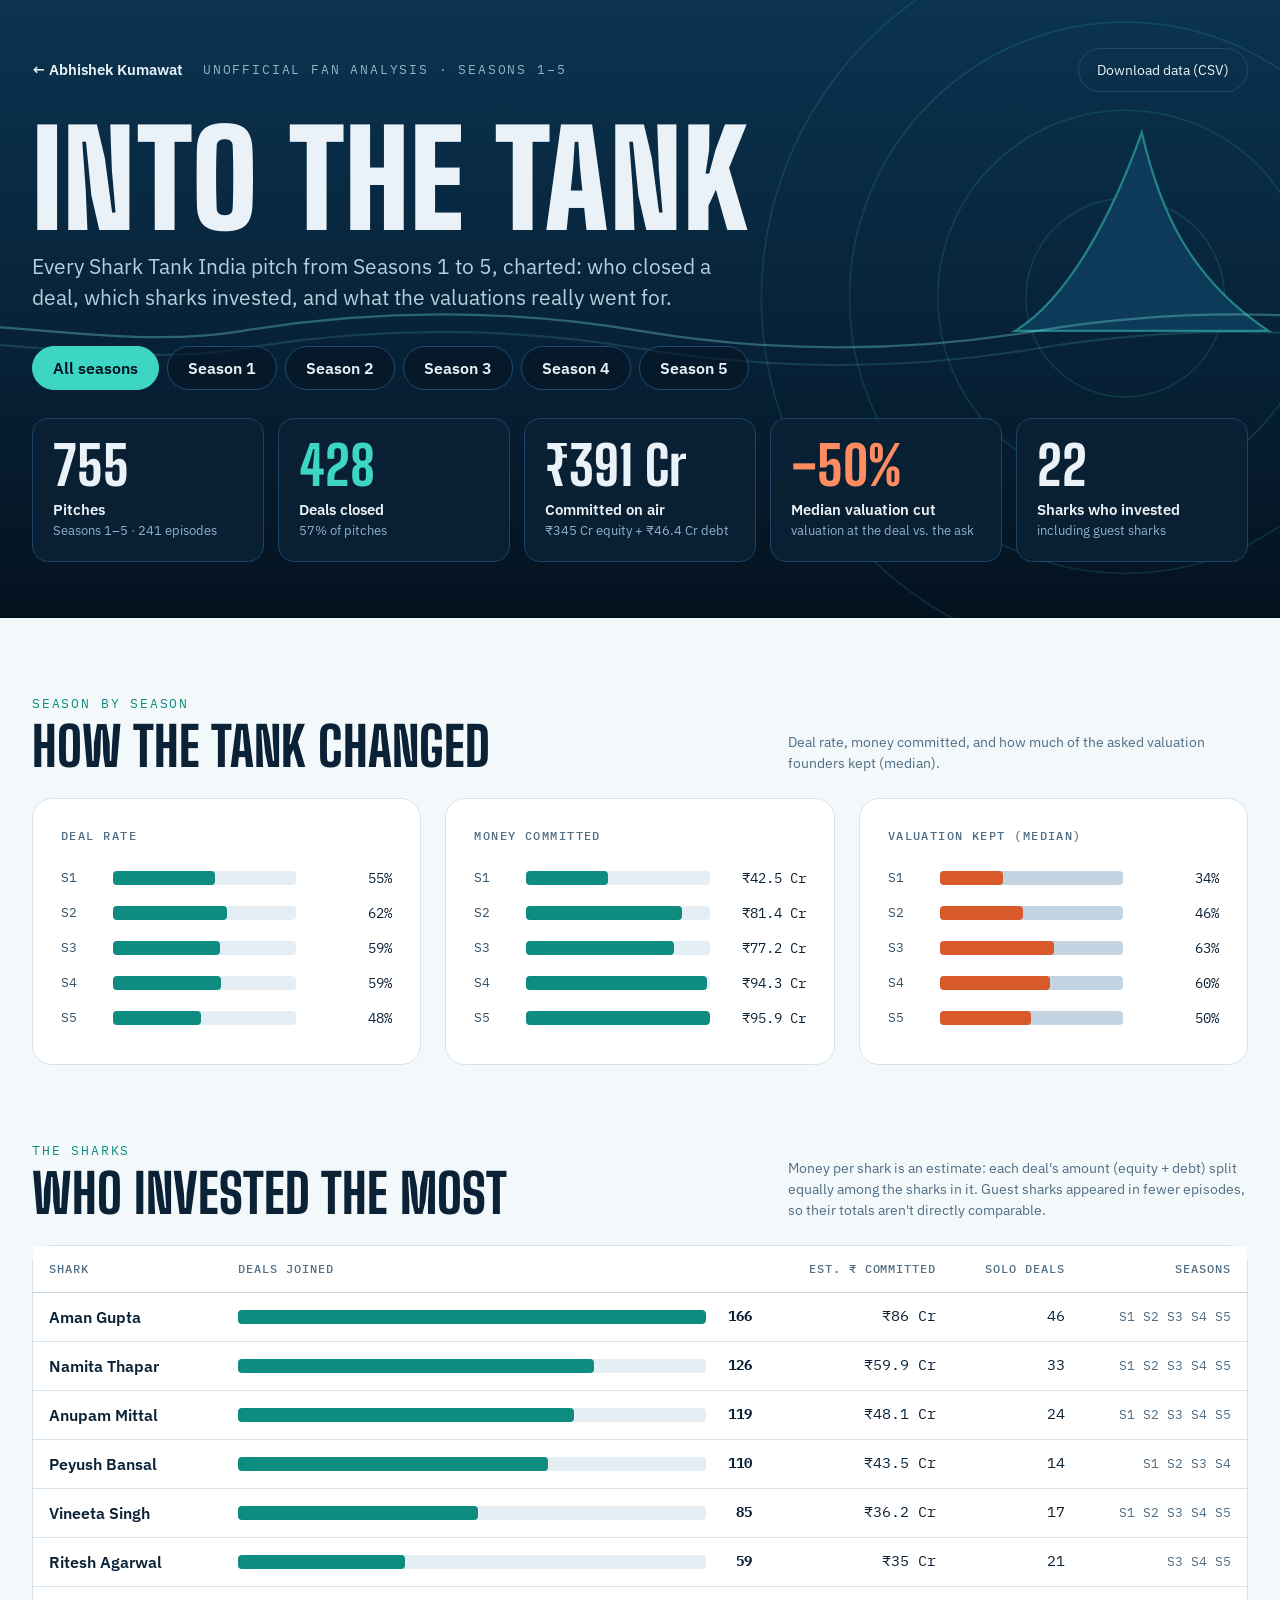
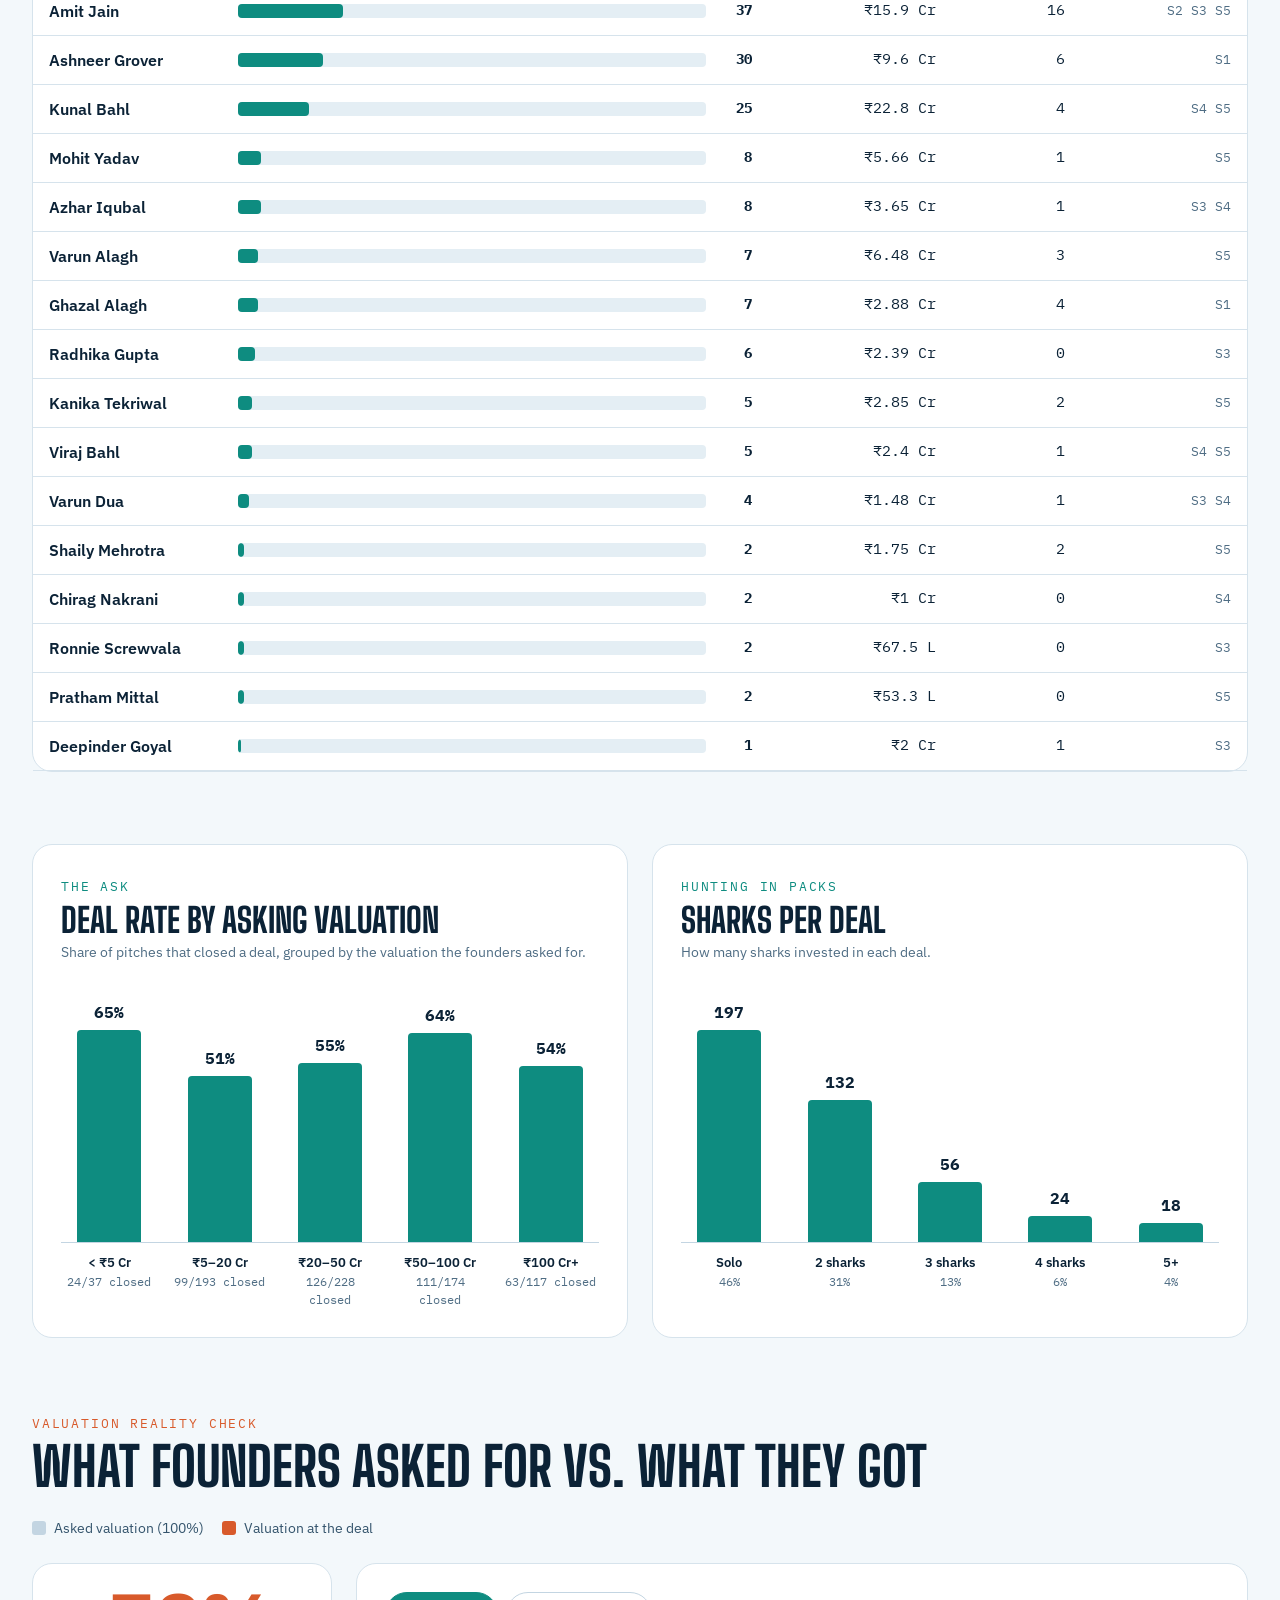
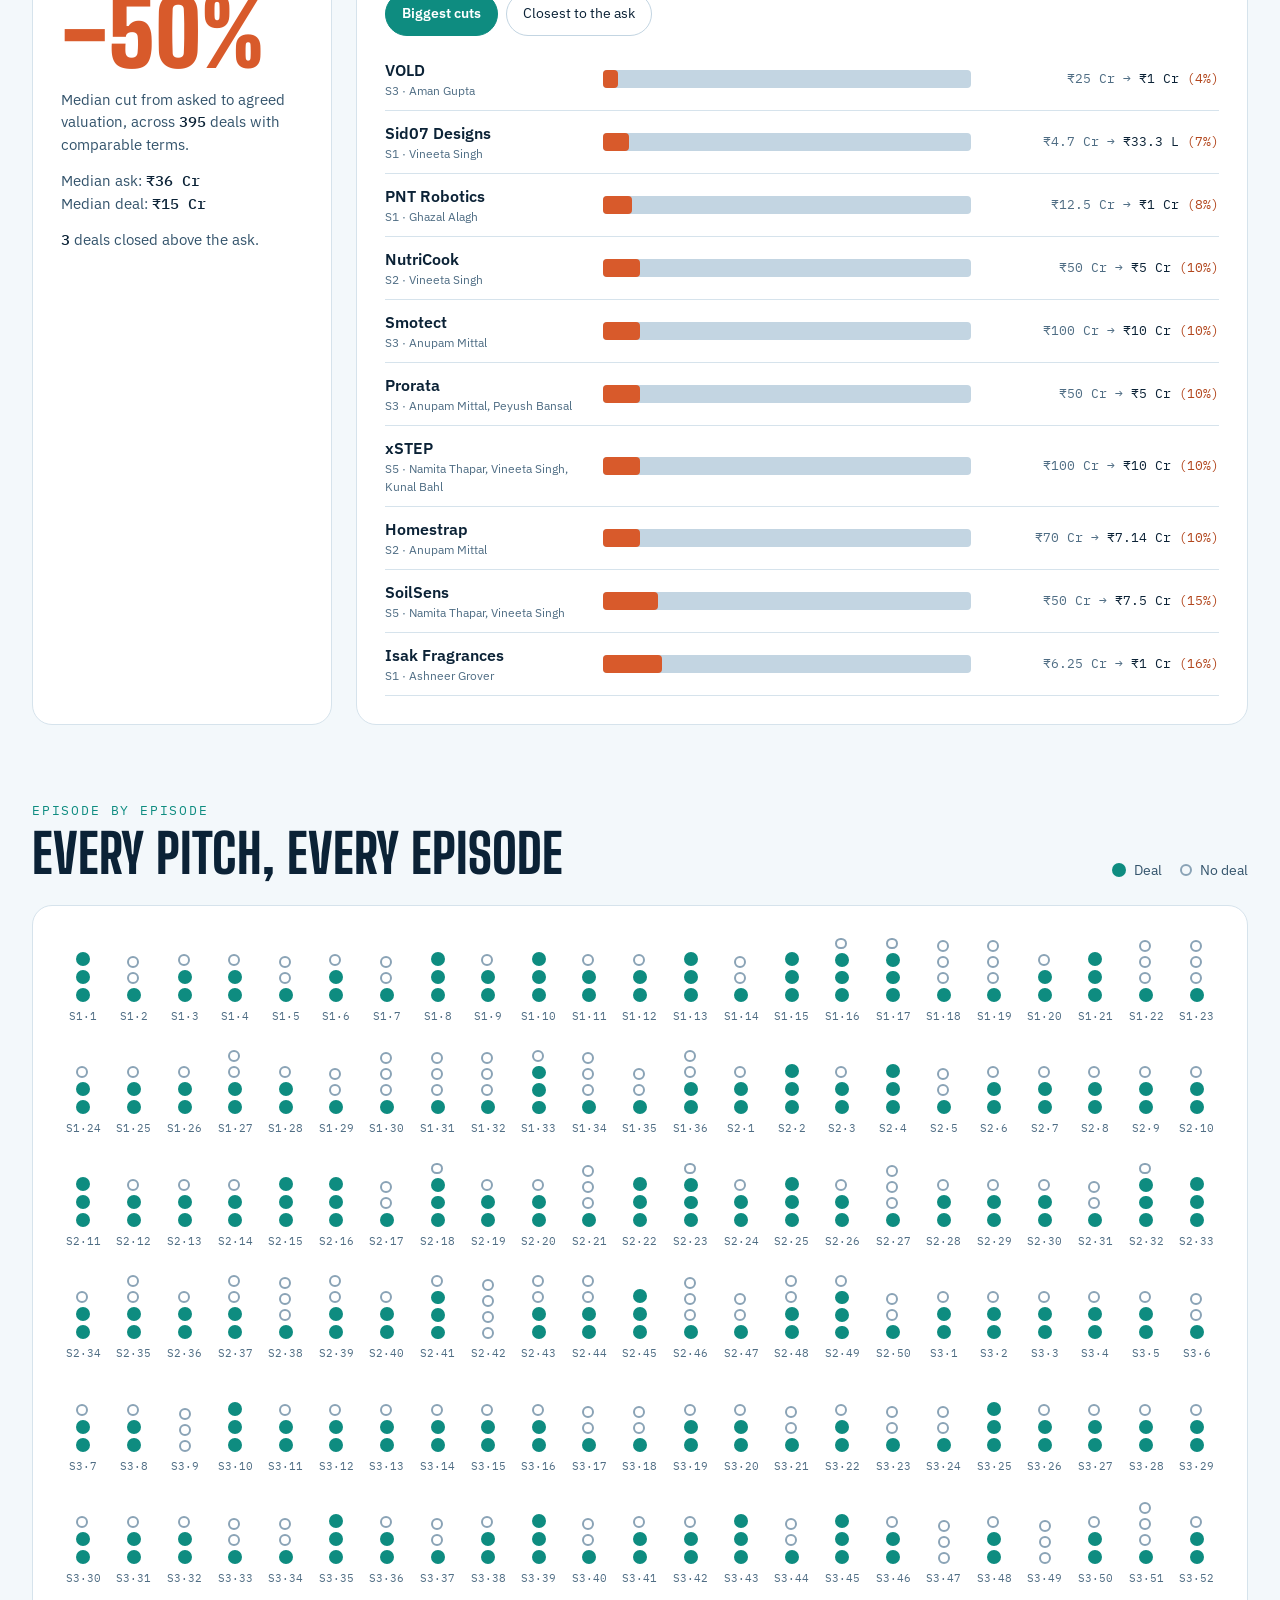
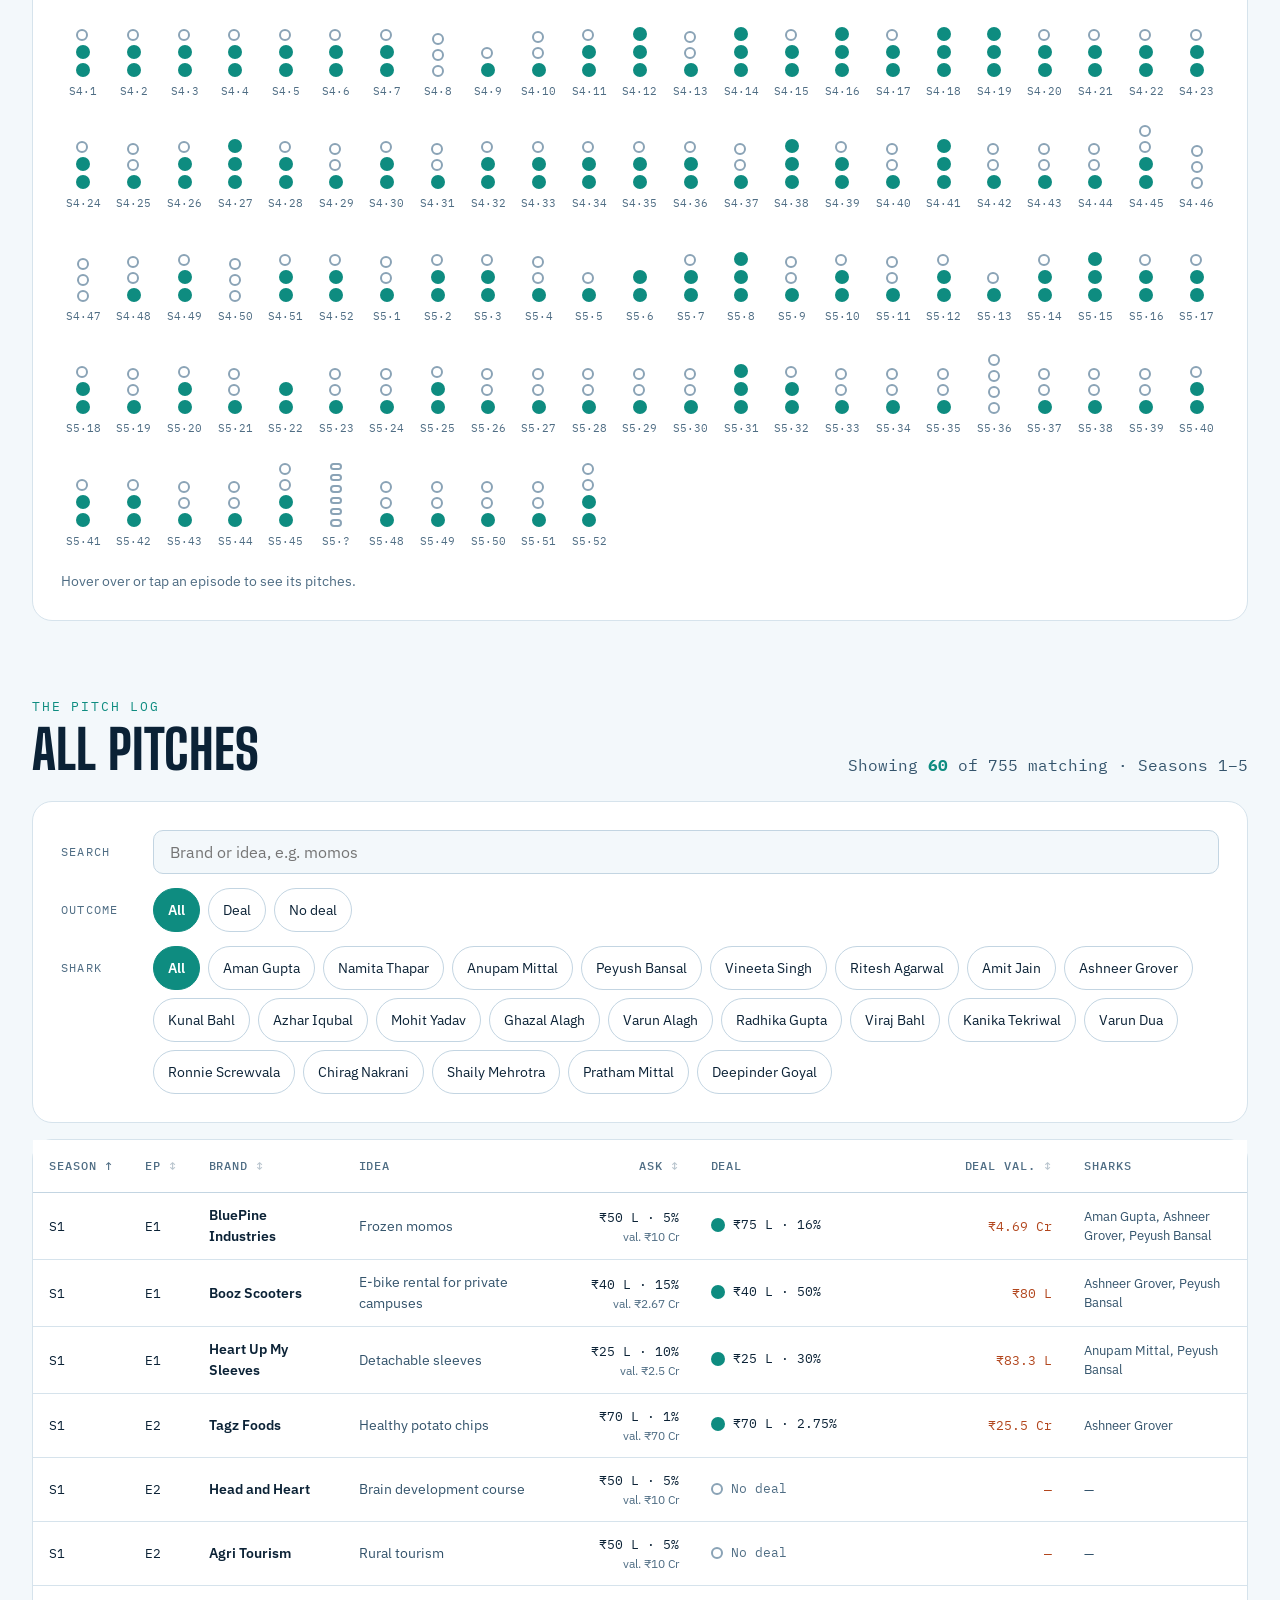
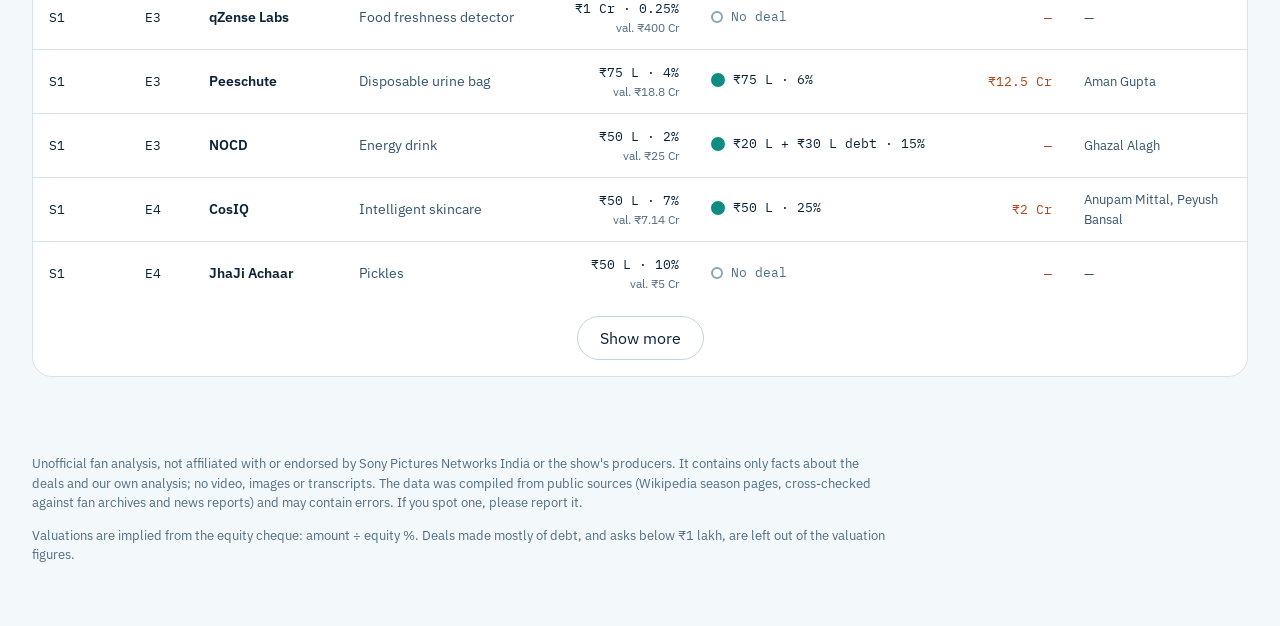
<file: shark-tank/index.html>
<!doctype html>
<html lang="en">
<head>
<meta charset="utf-8">
<meta name="viewport" content="width=device-width, initial-scale=1">
<title>Into the Tank — Shark Tank India Pitch Insights (S1–S5)</title>
<meta name="description" content="Unofficial fan analysis of every Shark Tank India pitch from Seasons 1 to 5: deals, valuations, sharks and trends.">
<link rel="preconnect" href="https://fonts.googleapis.com">
<link rel="preconnect" href="https://fonts.gstatic.com" crossorigin>
<link href="https://fonts.googleapis.com/css2?family=Big+Shoulders+Display:wght@700;800;900&family=IBM+Plex+Mono:wght@400;500;600&family=IBM+Plex+Sans:wght@400;500;600&display=swap" rel="stylesheet">
<link rel="stylesheet" href="assets/style.css">
</head>
<body>
<a class="skip" href="#log">Skip to pitch log</a>

<header class="hero">
  <svg class="hero-art" viewBox="0 0 1440 560" preserveAspectRatio="xMidYMid slice" aria-hidden="true">
    <g fill="none" stroke="currentColor" stroke-width="1.5" class="sonar">
      <circle cx="1160" cy="270" r="90"/><circle cx="1160" cy="270" r="170"/>
      <circle cx="1160" cy="270" r="250"/><circle cx="1160" cy="270" r="330"/>
    </g>
    <path class="fin" d="M1060 300 C1110 270 1150 190 1175 120 C1190 185 1215 250 1290 300Z"/>
    <path class="wave" d="M0 300 C120 280 240 320 360 300 S600 280 720 300 S960 320 1080 300 S1320 280 1440 300"/>
    <path class="wave faint" d="M0 316 C120 296 240 336 360 316 S600 296 720 316 S960 336 1080 316 S1320 296 1440 316"/>
  </svg>
  <div class="wrap hero-inner">
    <div class="topline">
      <span class="topleft"><a class="back" href="../#projects">← Abhishek Kumawat</a><span class="eyebrow">Unofficial fan analysis · Seasons 1–5</span></span>
      <a class="pill-link" href="data/pitches.csv" download>Download data (CSV)</a>
    </div>
    <h1>Into the Tank</h1>
    <p class="lede">Every Shark Tank India pitch from Seasons 1 to 5, charted: who closed a deal, which sharks invested, and what the valuations really went for.</p>
    <nav class="seasons" aria-label="Choose season" id="seasonTabs"></nav>
    <div class="kpis" id="kpis"></div>
  </div>
</header>

<main class="wrap">
  <section class="block" id="compareBlock">
    <div class="head">
      <div><span class="eyebrow teal">Season by season</span><h2>How the tank changed</h2></div>
      <p class="aside">Deal rate, money committed, and how much of the asked valuation founders kept (median).</p>
    </div>
    <div class="grid3" id="compare"></div>
  </section>

  <section class="block">
    <div class="head">
      <div><span class="eyebrow teal">The sharks</span><h2>Who invested the most</h2></div>
      <p class="aside">Money per shark is an estimate: each deal's amount (equity + debt) split equally among the sharks in it. Guest sharks appeared in fewer episodes, so their totals aren't directly comparable.</p>
    </div>
    <div class="panel">
      <div class="table-scroll">
        <table class="board" id="sharks">
          <thead><tr><th scope="col">Shark</th><th scope="col" class="w-bar">Deals joined</th><th scope="col" class="num">Est. ₹ committed</th><th scope="col" class="num">Solo deals</th><th scope="col" class="num">Seasons</th></tr></thead>
          <tbody></tbody>
        </table>
      </div>
    </div>
  </section>

  <section class="block grid2">
    <div class="panel pad">
      <span class="eyebrow teal">The ask</span>
      <h3>Deal rate by asking valuation</h3>
      <p class="muted">Share of pitches that closed a deal, grouped by the valuation the founders asked for.</p>
      <div class="cols" id="askBands"></div>
    </div>
    <div class="panel pad">
      <span class="eyebrow teal">Hunting in packs</span>
      <h3>Sharks per deal</h3>
      <p class="muted">How many sharks invested in each deal.</p>
      <div class="cols" id="pack"></div>
    </div>
  </section>

  <section class="block">
    <div class="head">
      <div><span class="eyebrow coral">Valuation reality check</span><h2>What founders asked for vs. what they got</h2></div>
      <div class="legend"><span><i class="sw track"></i>Asked valuation (100%)</span><span><i class="sw coral"></i>Valuation at the deal</span></div>
    </div>
    <div class="split">
      <div class="panel pad stat-card" id="valStat"></div>
      <div class="panel pad">
        <div class="tabs small" role="tablist" id="valTabs">
          <button role="tab" data-v="cuts" aria-selected="true">Biggest cuts</button>
          <button role="tab" data-v="kept" aria-selected="false">Closest to the ask</button>
        </div>
        <div id="valRows"></div>
      </div>
    </div>
  </section>

  <section class="block" id="epBlock">
    <div class="head">
      <div><span class="eyebrow teal">Episode by episode</span><h2>Every pitch, every episode</h2></div>
      <div class="legend"><span><i class="dot on"></i>Deal</span><span><i class="dot off"></i>No deal</span></div>
    </div>
    <div class="panel pad"><div class="episodes" id="episodes"></div><p class="muted small-note">Hover over or tap an episode to see its pitches.</p></div>
  </section>

  <section class="block" id="log">
    <div class="head">
      <div><span class="eyebrow teal">The pitch log</span><h2>All pitches</h2></div>
      <p class="count" id="count"></p>
    </div>
    <div class="panel pad filters">
      <label class="search"><span>Search</span><input id="q" type="search" placeholder="Brand or idea, e.g. momos" autocomplete="off"></label>
      <div class="filter-row"><span class="flabel">Outcome</span><div class="chips" id="outcome"></div></div>
      <div class="filter-row"><span class="flabel">Shark</span><div class="chips" id="sharkChips"></div></div>
    </div>
    <div class="panel">
      <div class="table-scroll tall">
        <table class="log" id="logTable">
          <thead><tr>
            <th scope="col"><button data-sort="s">Season</button></th>
            <th scope="col"><button data-sort="ep">Ep</button></th>
            <th scope="col"><button data-sort="brand">Brand</button></th>
            <th scope="col">Idea</th>
            <th scope="col" class="num"><button data-sort="askVal">Ask</button></th>
            <th scope="col">Deal</th>
            <th scope="col" class="num"><button data-sort="dealVal">Deal val.</button></th>
            <th scope="col">Sharks</th>
          </tr></thead>
          <tbody></tbody>
        </table>
      </div>
      <div class="pager"><button id="more" type="button">Show more</button></div>
    </div>
  </section>
</main>

<footer class="wrap foot">
  <p>Unofficial fan analysis, not affiliated with or endorsed by Sony Pictures Networks India or the show's producers. It contains only facts about the deals and our own analysis; no video, images or transcripts. The data was compiled from public sources (Wikipedia season pages, cross-checked against fan archives and news reports) and may contain errors. If you spot one, please report it.</p>
  <p>Valuations are implied from the equity cheque: amount ÷ equity %. Deals made mostly of debt, and asks below ₹1 lakh, are left out of the valuation figures.</p>
</footer>

<div class="tip" id="tip" role="tooltip" hidden></div>

<script src="data/pitches.js"></script>
<script src="assets/app.js"></script>
</body>
</html>
</file>
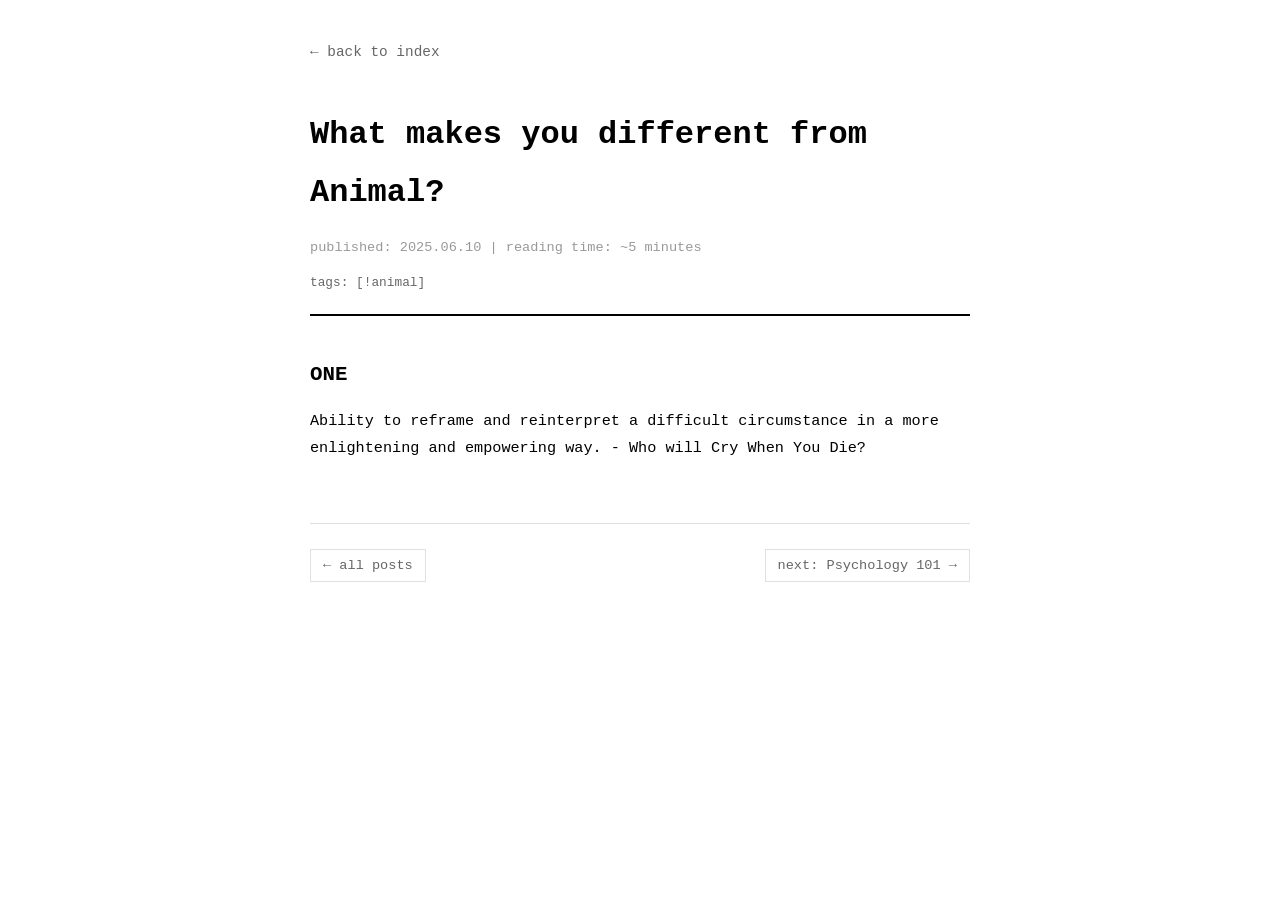
<file: blog1.html>
<!DOCTYPE html>
<html lang="en">
<head>
    <meta charset="UTF-8">
    <meta name="viewport" content="width=device-width, initial-scale=1.0">
    <title>What makes you different from Animal?</title>
    <link rel="icon" type="image/x-icon" href="favicon.ico">
    <style>
        * {
            margin: 0;
            padding: 0;
            box-sizing: border-box;
        }

        body {
            font-family: 'Courier New', 'Monaco', 'Lucida Console', monospace;
            background-color: #ffffff;
            color: #000000;
            line-height: 1.8;
            padding: 40px 20px;
            max-width: 700px;
            margin: 0 auto;
        }

        .nav {
            margin-bottom: 40px;
            font-size: 0.9rem;
        }

        .nav a {
            color: #666666;
            text-decoration: none;
            transition: color 0.2s ease;
        }

        .nav a:hover {
            color: #000000;
            text-decoration: underline;
        }

        .article-header {
            margin-bottom: 40px;
            padding-bottom: 20px;
            border-bottom: 2px solid #000000;
        }

        .article-title {
            font-size: 2rem;
            font-weight: bold;
            margin-bottom: 15px;
        }

        .article-meta {
            font-size: 0.85rem;
            color: #999999;
            margin-bottom: 10px;
        }

        .article-tags {
            font-size: 0.8rem;
            color: #666666;
        }

        .article-content {
            font-size: 0.95rem;
        }

        .article-content h2 {
            font-size: 1.3rem;
            margin: 30px 0 15px 0;
            font-weight: bold;
        }

        .article-content h3 {
            font-size: 1.1rem;
            margin: 25px 0 10px 0;
            font-weight: bold;
        }

        .article-content p {
            margin-bottom: 20px;
        }

        .article-content code {
            background-color: #f5f5f5;
            padding: 2px 4px;
            font-family: inherit;
            border: 1px solid #e0e0e0;
        }

        .article-content pre {
            background-color: #f8f8f8;
            padding: 15px;
            margin: 20px 0;
            border: 1px solid #e0e0e0;
            overflow-x: auto;
        }

        .article-content blockquote {
            border-left: 3px solid #000000;
            padding-left: 20px;
            margin: 20px 0;
            color: #666666;
            font-style: italic;
        }

        .article-content ul, .article-content ol {
            margin: 15px 0;
            padding-left: 30px;
        }

        .article-content li {
            margin-bottom: 8px;
        }

        .footer-nav {
            margin-top: 60px;
            padding-top: 30px;
            border-top: 1px solid #e0e0e0;
            display: flex;
            justify-content: space-between;
            align-items: center;
            font-size: 0.85rem;
        }

        .footer-nav a {
            color: #666666;
            text-decoration: none;
            padding: 8px 12px;
            border: 1px solid #e0e0e0;
            transition: all 0.2s ease;
        }

        .footer-nav a:hover {
            background-color: #000000;
            color: #ffffff;
            border-color: #000000;
        }

        .back-to-index {
            color: #999999;
        }

        @media (max-width: 768px) {
            body {
                padding: 20px 15px;
            }
            
            .article-title {
                font-size: 1.5rem;
            }
            
            .footer-nav {
                flex-direction: column;
                gap: 15px;
                text-align: center;
            }
        }
    </style>
</head>
<body>
    <nav class="nav">
        <a href="index.html">← back to index</a>
    </nav>

    <article>
        <header class="article-header">
            <h1 class="article-title">What makes you different from Animal?</h1>
            <div class="article-meta">
                published: 2025.06.10 | reading time: ~5 minutes
            </div>
            <div class="article-tags">
                tags: [!animal]
            </div>
        </header>

        <div class="article-content">
            

            <h2>ONE</h2>

            <p>
                Ability to reframe and reinterpret a difficult circumstance in a more enlightening and empowering way. - Who will Cry When You Die?
            </p>

          

            
            
          
        </div>
    </article>

    <footer class="footer-nav">
        <div class="back-to-index">
            <a href="index.html">← all posts</a>
        </div>
        <div>
            <a href="blog2.html">next: Psychology 101 →</a>
        </div>
    </footer>

    <script>
        // keyboard shortcuts for navigation
        document.addEventListener('keydown', function(e) {
            if (e.ctrlKey && e.key === 'h') {
                e.preventDefault();
                window.location.href = 'index.html';
            }
            if (e.ctrlKey && e.key === 'n') {
                e.preventDefault();
                window.location.href = 'blog1.html';
            }
        });

        // smooth scrolling for any anchor links
        document.querySelectorAll('a[href^="#"]').forEach(anchor => {
            anchor.addEventListener('click', function (e) {
                e.preventDefault();
                const target = document.querySelector(this.getAttribute('href'));
                if (target) {
                    target.scrollIntoView({ behavior: 'smooth' });
                }
            });
        });
    </script>
</body>
</html>
</file>
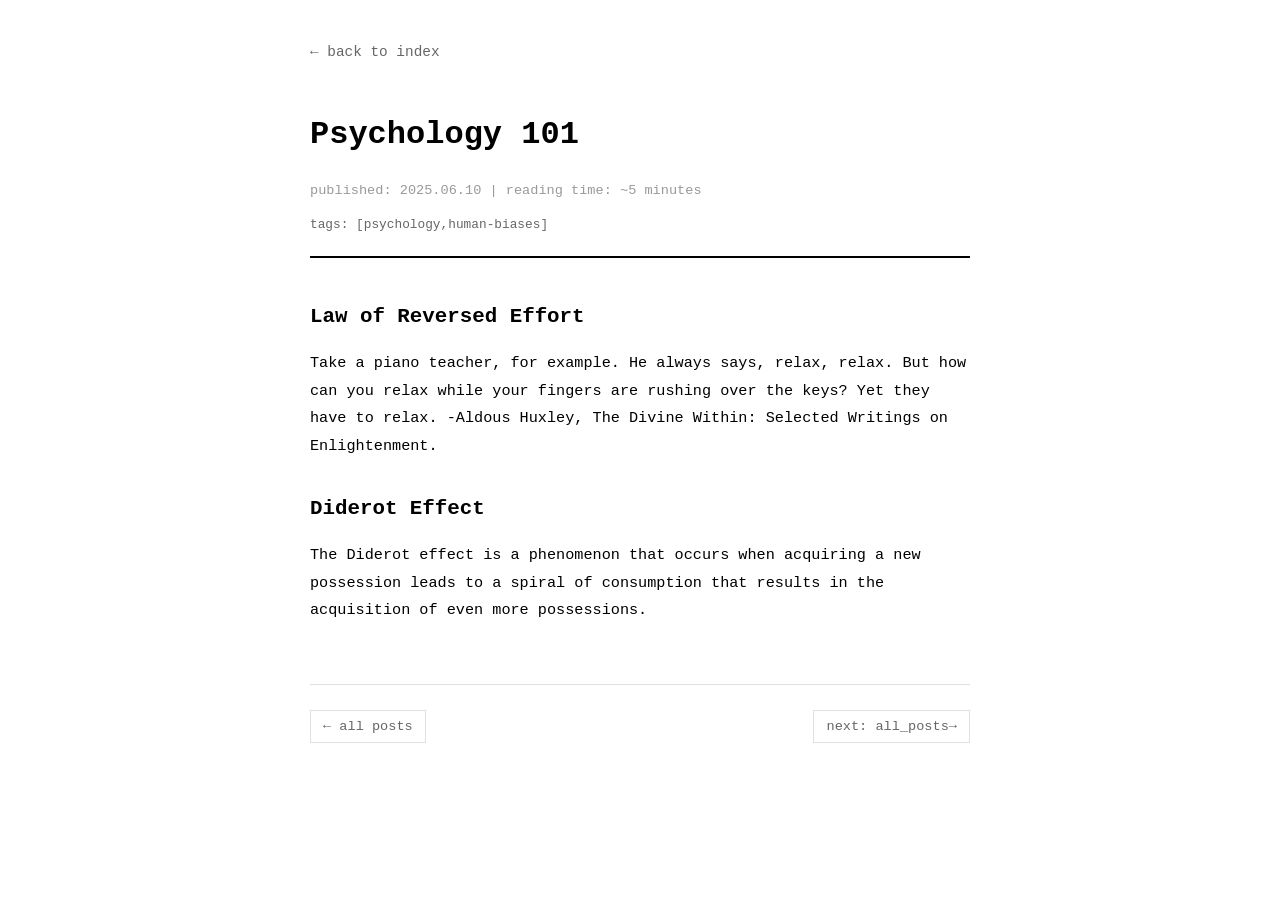
<file: blog2.html>
<!DOCTYPE html>
<html lang="en">
<head>
    <meta charset="UTF-8">
    <meta name="viewport" content="width=device-width, initial-scale=1.0">
    <title>Psychology 101</title>
    <link rel="icon" type="image/x-icon" href="favicon.ico">
    <style>
        * {
            margin: 0;
            padding: 0;
            box-sizing: border-box;
        }

        body {
            font-family: 'Courier New', 'Monaco', 'Lucida Console', monospace;
            background-color: #ffffff;
            color: #000000;
            line-height: 1.8;
            padding: 40px 20px;
            max-width: 700px;
            margin: 0 auto;
        }

        .nav {
            margin-bottom: 40px;
            font-size: 0.9rem;
        }

        .nav a {
            color: #666666;
            text-decoration: none;
            transition: color 0.2s ease;
        }

        .nav a:hover {
            color: #000000;
            text-decoration: underline;
        }

        .article-header {
            margin-bottom: 40px;
            padding-bottom: 20px;
            border-bottom: 2px solid #000000;
        }

        .article-title {
            font-size: 2rem;
            font-weight: bold;
            margin-bottom: 15px;
        }

        .article-meta {
            font-size: 0.85rem;
            color: #999999;
            margin-bottom: 10px;
        }

        .article-tags {
            font-size: 0.8rem;
            color: #666666;
        }

        .article-content {
            font-size: 0.95rem;
        }

        .article-content h2 {
            font-size: 1.3rem;
            margin: 30px 0 15px 0;
            font-weight: bold;
        }

        .article-content h3 {
            font-size: 1.1rem;
            margin: 25px 0 10px 0;
            font-weight: bold;
        }

        .article-content p {
            margin-bottom: 20px;
        }

        .article-content code {
            background-color: #f5f5f5;
            padding: 2px 4px;
            font-family: inherit;
            border: 1px solid #e0e0e0;
        }

        .article-content pre {
            background-color: #f8f8f8;
            padding: 15px;
            margin: 20px 0;
            border: 1px solid #e0e0e0;
            overflow-x: auto;
        }

        .article-content blockquote {
            border-left: 3px solid #000000;
            padding-left: 20px;
            margin: 20px 0;
            color: #666666;
            font-style: italic;
        }

        .article-content ul, .article-content ol {
            margin: 15px 0;
            padding-left: 30px;
        }

        .article-content li {
            margin-bottom: 8px;
        }

        .footer-nav {
            margin-top: 60px;
            padding-top: 30px;
            border-top: 1px solid #e0e0e0;
            display: flex;
            justify-content: space-between;
            align-items: center;
            font-size: 0.85rem;
        }

        .footer-nav a {
            color: #666666;
            text-decoration: none;
            padding: 8px 12px;
            border: 1px solid #e0e0e0;
            transition: all 0.2s ease;
        }

        .footer-nav a:hover {
            background-color: #000000;
            color: #ffffff;
            border-color: #000000;
        }

        .back-to-index {
            color: #999999;
        }

        @media (max-width: 768px) {
            body {
                padding: 20px 15px;
            }
            
            .article-title {
                font-size: 1.5rem;
            }
            
            .footer-nav {
                flex-direction: column;
                gap: 15px;
                text-align: center;
            }
        }
    </style>
</head>
<body>
    <nav class="nav">
        <a href="index.html">← back to index</a>
    </nav>

    <article>
        <header class="article-header">
            <h1 class="article-title">Psychology 101</h1>
            <div class="article-meta">
                published: 2025.06.10 | reading time: ~5 minutes
            </div>
            <div class="article-tags">
                tags: [psychology,human-biases]
            </div>
        </header>

        <div class="article-content">
            

            <h2>Law of Reversed Effort</h2>

            <p>
                Take a piano teacher, for example. He always says, relax, relax. But how can you relax while your fingers are rushing over the keys? Yet they have to relax. -Aldous Huxley, The Divine Within: Selected Writings on Enlightenment.
            </p>

          

            <h2>Diderot Effect</h2>

            <p>
               The Diderot effect is a phenomenon that occurs when acquiring a new possession leads to a spiral of consumption that results in the acquisition of even more possessions.
            </p>

            
          
        </div>
    </article>

    <footer class="footer-nav">
        <div class="back-to-index">
            <a href="index.html">← all posts</a>
        </div>
        <div>
            <a href="index.html">next: all_posts→</a>
        </div>
    </footer>

    <script>
        // keyboard shortcuts for navigation
        document.addEventListener('keydown', function(e) {
            if (e.ctrlKey && e.key === 'h') {
                e.preventDefault();
                window.location.href = 'index.html';
            }
            if (e.ctrlKey && e.key === 'n') {
                e.preventDefault();
                window.location.href = 'blog2.html';
            }
        });

        // smooth scrolling for any anchor links
        document.querySelectorAll('a[href^="#"]').forEach(anchor => {
            anchor.addEventListener('click', function (e) {
                e.preventDefault();
                const target = document.querySelector(this.getAttribute('href'));
                if (target) {
                    target.scrollIntoView({ behavior: 'smooth' });
                }
            });
        });
    </script>
</body>
</html>
</file>
<file: shark-tank/assets/style.css>
:root{
  --bg:#04121F; --panel:#0A2236; --panel-2:#0F2D47; --line:#16395A; --line-2:#1D4A6E;
  --ink:#EAF2F7; --ink-2:#B8CFDD; --muted:#8FB3C9;
  --teal:#3DD6C4; --teal-ink:#04121F; --coral:#FF8C61; --coral-ink:#FFB394; --off:#5C7E98;
  --display:'Big Shoulders Display',Impact,sans-serif; --sans:'IBM Plex Sans',system-ui,sans-serif; --mono:'IBM Plex Mono',ui-monospace,monospace;
}
@media (prefers-color-scheme: light){
  :root:not([data-theme="dark"]){
    --bg:#F3F8FB; --panel:#FFFFFF; --panel-2:#E4EEF4; --line:#D6E3EC; --line-2:#C3D5E2;
    --ink:#0B2236; --ink-2:#34546C; --muted:#4F6D84;
    --teal:#0E8C80; --teal-ink:#FFFFFF; --coral:#D85A2B; --coral-ink:#B2461D; --off:#8AA3B6;
  }
}
*{box-sizing:border-box}
html{scroll-behavior:smooth}
body{margin:0;background:var(--bg);color:var(--ink);font-family:var(--sans);line-height:1.5;-webkit-font-smoothing:antialiased}
a{color:var(--teal)}
button{font:inherit;color:inherit}
.skip{position:absolute;left:-999px;top:8px;background:var(--teal);color:var(--teal-ink);padding:8px 14px;border-radius:8px;z-index:10}
.skip:focus{left:16px}
:focus-visible{outline:2px solid var(--teal);outline-offset:2px}
.wrap{max-width:1280px;margin:0 auto;padding:0 32px}

/* hero */
.hero{position:relative;overflow:hidden;background:linear-gradient(180deg,#0B3350 0%,#072238 55%,#04121F 100%);color:#EAF2F7;padding:48px 0 56px}
.hero-art{position:absolute;inset:0;width:100%;height:100%;color:#3DD6C4}
.hero-art .sonar{opacity:.14}
.hero-art .fin{fill:#0E3A5A;stroke:#3DD6C4;stroke-opacity:.5;stroke-width:2}
.hero-art .wave{fill:none;stroke:#6FE3D5;stroke-opacity:.35;stroke-width:2}
.hero-art .wave.faint{stroke-opacity:.15}
.hero-inner{position:relative}
.topline{display:flex;justify-content:space-between;align-items:center;gap:16px;flex-wrap:wrap}
.eyebrow{font-family:var(--mono);font-size:13px;letter-spacing:.14em;text-transform:uppercase;color:var(--muted)}
.hero .eyebrow{color:#8FB3C9}
.eyebrow.teal{color:var(--teal)} .eyebrow.coral{color:var(--coral)}
.pill-link{display:inline-flex;align-items:center;min-height:44px;padding:0 18px;border:1px solid #1D4A6E;border-radius:999px;color:#EAF2F7;text-decoration:none;font-size:14px}
.pill-link:hover{border-color:#3DD6C4}
h1{margin:28px 0 12px;font-family:var(--display);font-weight:900;font-size:clamp(64px,11vw,132px);line-height:.9;text-transform:uppercase;letter-spacing:.01em}
.lede{margin:0;max-width:720px;font-size:clamp(17px,2vw,21px);color:#B8CFDD}
.seasons{display:flex;flex-wrap:wrap;gap:8px;margin:32px 0 28px}
.seasons button{min-height:44px;padding:0 20px;border-radius:999px;border:1px solid #1D4A6E;background:rgba(4,18,31,.5);color:#EAF2F7;font-weight:600;cursor:pointer}
.seasons button[aria-pressed="true"]{background:#3DD6C4;border-color:#3DD6C4;color:#04121F}
.kpis{display:grid;grid-template-columns:repeat(5,minmax(0,1fr));gap:14px}
.kpi{background:rgba(10,34,54,.85);border:1px solid #1B4466;border-radius:16px;padding:20px}
.kpi b{display:block;font-family:var(--display);font-weight:800;font-size:clamp(36px,4.2vw,54px);line-height:1}
.kpi span{display:block;margin-top:6px;font-weight:600;font-size:15px}
.kpi small{display:block;color:#8FB3C9;font-size:13px}
.kpi .t{color:#3DD6C4} .kpi .c{color:#FF8C61}

/* blocks */
.block{padding-top:72px}
.head{display:flex;justify-content:space-between;align-items:flex-end;gap:24px;margin-bottom:24px;flex-wrap:wrap}
h2{margin:6px 0 0;font-family:var(--display);font-weight:800;font-size:clamp(36px,4.5vw,54px);line-height:1;text-transform:uppercase}
h3{margin:6px 0 4px;font-family:var(--display);font-weight:800;font-size:34px;line-height:1.05;text-transform:uppercase}
.aside{max-width:460px;margin:0;color:var(--muted);font-size:14px}
.muted{color:var(--muted);font-size:14px;margin:0 0 20px}
.panel{background:var(--panel);border:1px solid var(--line);border-radius:20px}
.pad{padding:28px}
.grid2{display:grid;grid-template-columns:repeat(2,minmax(0,1fr));gap:24px}
.grid3{display:grid;grid-template-columns:repeat(3,minmax(0,1fr));gap:24px}
.split{display:grid;grid-template-columns:300px minmax(0,1fr);gap:24px}
.legend{display:flex;gap:18px;flex-wrap:wrap;font-size:14px;color:var(--ink-2)}
.legend span{display:inline-flex;align-items:center;gap:8px}
.sw{display:inline-block;width:14px;height:14px;border-radius:3px}
.sw.track{background:var(--line-2)} .sw.coral{background:var(--coral)}
.dot{display:inline-block;border-radius:999px}
.dot.on{width:14px;height:14px;background:var(--teal)}
.dot.off{width:12px;height:12px;border:2px solid var(--off)}

/* horizontal bars */
.hbar{height:14px;background:var(--panel-2);border-radius:4px;overflow:hidden;flex:1}
.hbar i{display:block;height:100%;background:var(--teal);border-radius:0 4px 4px 0}
.hbar.coral{background:var(--line-2)} .hbar.coral i{background:var(--coral)}

/* compare */
.cmp h4{margin:0 0 16px;font-family:var(--mono);font-size:12px;letter-spacing:.12em;text-transform:uppercase;color:var(--muted);font-weight:500}
.cmp-row{display:grid;grid-template-columns:40px minmax(0,1fr) 84px;gap:12px;align-items:center;padding:7px 0}
.cmp-row .lab{font-family:var(--mono);font-size:13px;color:var(--ink-2)}
.cmp-row .val{font-family:var(--mono);font-size:14px;text-align:right}
.cmp-row.active .lab,.cmp-row.active .val{color:var(--ink);font-weight:600}

/* tables */
.table-scroll{overflow-x:auto}
.table-scroll.tall{max-height:760px;overflow-y:auto}
table{width:100%;border-collapse:collapse}
th{font-family:var(--mono);font-size:12px;letter-spacing:.08em;text-transform:uppercase;color:var(--muted);font-weight:500;text-align:left;padding:14px 16px;border-bottom:1px solid var(--line-2);white-space:nowrap;background:var(--panel);position:sticky;top:0;z-index:1}
th button{background:none;border:0;padding:0;cursor:pointer;letter-spacing:inherit;text-transform:inherit;color:inherit;min-height:24px}
th button::after{content:" ↕";opacity:.4}
th button[data-dir="asc"]::after{content:" ↑";opacity:1} th button[data-dir="desc"]::after{content:" ↓";opacity:1}
td{padding:12px 16px;border-bottom:1px solid var(--line);vertical-align:middle;font-size:14px}
.num{text-align:right}
.board td:first-child{font-weight:600;font-size:16px;white-space:nowrap}
.board .w-bar{width:45%}
.board .barcell{display:flex;align-items:center;gap:12px}
.board .barcell b{font-family:var(--mono);width:34px;text-align:right}
.board td.num{font-family:var(--mono);font-size:15px}
.log td{white-space:nowrap}
.log td.idea{white-space:normal;min-width:200px;color:var(--ink-2)}
.log td.brand{font-weight:600;white-space:normal;min-width:150px}
.log .mono{font-family:var(--mono);font-size:13px}
.log .sh{white-space:normal;min-width:180px;color:var(--ink-2);font-size:13px}
.tag{display:inline-flex;align-items:center;gap:8px;font-family:var(--mono);font-size:13px}
.tag.no{color:var(--muted)}
.note{display:block;font-family:var(--sans);font-size:12px;color:var(--muted);white-space:normal;max-width:240px}
.pager{display:flex;justify-content:center;padding:16px}
.pager button{min-height:44px;padding:0 22px;border-radius:999px;border:1px solid var(--line-2);background:transparent;cursor:pointer}
.pager button:hover{border-color:var(--teal)}

/* column charts */
.cols{display:flex;align-items:flex-end;gap:14px;height:260px;border-bottom:1px solid var(--line-2)}
.col{flex:1;display:flex;flex-direction:column;justify-content:flex-end;align-items:center;gap:6px;height:100%;cursor:default}
.col b{font-family:var(--mono);font-size:16px}
.col i{display:block;width:min(64px,100%);background:var(--teal);border-radius:4px 4px 0 0;min-height:2px}
.col i.low{background:var(--coral)}
.col-labels{display:flex;gap:14px;margin-top:10px}
.col-labels div{flex:1;text-align:center;font-size:13px;font-weight:600}
.col-labels small{display:block;font-family:var(--mono);font-weight:400;color:var(--muted);font-size:12px}

/* valuation */
.stat-card .big{font-family:var(--display);font-weight:900;font-size:92px;line-height:.9;color:var(--coral)}
.stat-card p{margin:14px 0 0;color:var(--ink-2);font-size:15px}
.stat-card p strong{color:var(--ink);font-family:var(--mono);font-weight:500}
.tabs{display:flex;gap:8px;margin-bottom:12px}
.tabs button{min-height:44px;padding:0 16px;border-radius:999px;border:1px solid var(--line-2);background:transparent;cursor:pointer;font-size:14px}
.tabs button[aria-selected="true"]{background:var(--teal);border-color:var(--teal);color:var(--teal-ink);font-weight:600}
.vrow{display:grid;grid-template-columns:200px minmax(0,1fr) 230px;gap:18px;align-items:center;padding:10px 0;border-bottom:1px solid var(--line)}
.vrow .b{font-weight:600}
.vrow .b small{display:block;font-weight:400;color:var(--muted);font-size:12px}
.vrow .hbar{height:18px}
.vrow .v{font-family:var(--mono);font-size:13px;text-align:right}
.vrow .v span{color:var(--muted)} .vrow .v em{font-style:normal;color:var(--coral-ink)}

/* episodes */
.episodes{display:grid;grid-template-columns:repeat(auto-fill,minmax(34px,1fr));gap:18px 6px}
.ep{display:flex;flex-direction:column;align-items:center;gap:6px;background:none;border:0;padding:4px 0;cursor:default;border-radius:8px}
.ep:hover,.ep:focus-visible{background:var(--panel-2)}
.ep .stack{display:flex;flex-direction:column-reverse;gap:4px;height:64px}
.ep small{font-family:var(--mono);font-size:11px;color:var(--muted)}
.small-note{margin:18px 0 0}

/* filters */
.filters{display:flex;flex-direction:column;gap:14px;margin-bottom:16px}
.search{display:flex;align-items:center;gap:16px}
.search span,.flabel{font-family:var(--mono);font-size:12px;letter-spacing:.1em;text-transform:uppercase;color:var(--muted);width:76px;flex-shrink:0}
.search input{flex:1;min-height:44px;padding:0 16px;border-radius:10px;border:1px solid var(--line-2);background:var(--bg);color:var(--ink);font:inherit}
.filter-row{display:flex;align-items:flex-start;gap:16px}
.flabel{padding-top:13px}
.chips{display:flex;flex-wrap:wrap;gap:8px}
.chips button{min-height:44px;padding:0 14px;border-radius:999px;border:1px solid var(--line-2);background:transparent;cursor:pointer;font-size:14px}
.chips button[aria-pressed="true"]{background:var(--teal);border-color:var(--teal);color:var(--teal-ink);font-weight:600}
.count{margin:0;font-family:var(--mono);color:var(--ink-2)}
.count b{color:var(--teal)}

/* tooltip */
.tip{position:fixed;z-index:50;pointer-events:none;background:#0B2236;color:#EAF2F7;border:1px solid #2A5A80;border-radius:10px;padding:10px 12px;font-size:13px;max-width:280px;box-shadow:0 8px 24px rgba(0,0,0,.35)}
.tip b{display:block;margin-bottom:2px}

.foot{padding-top:64px;padding-bottom:48px;color:var(--muted);font-size:13px}
.foot p{max-width:860px}

@media (max-width:1000px){
  .kpis{grid-template-columns:repeat(2,minmax(0,1fr))}
  .grid3,.grid2,.split{grid-template-columns:1fr}
  .vrow{grid-template-columns:1fr;gap:6px}
  .vrow .v{text-align:left}
}
@media (max-width:560px){
  .wrap{padding:0 16px}
  .kpis{grid-template-columns:1fr 1fr}
  .kpi{padding:14px}
  .pad{padding:20px}
  .search,.filter-row{flex-direction:column;align-items:stretch;gap:8px}
  .flabel{padding-top:0}
  .cols{height:200px;gap:8px} .col-labels{gap:8px}
}

/* link back to the portfolio */
.topleft{display:flex;align-items:center;gap:20px;flex-wrap:wrap}
.back{display:inline-flex;align-items:center;min-height:44px;color:#EAF2F7;text-decoration:none;font-weight:600;font-size:15px}
.back:hover{color:#3DD6C4}
</file>
